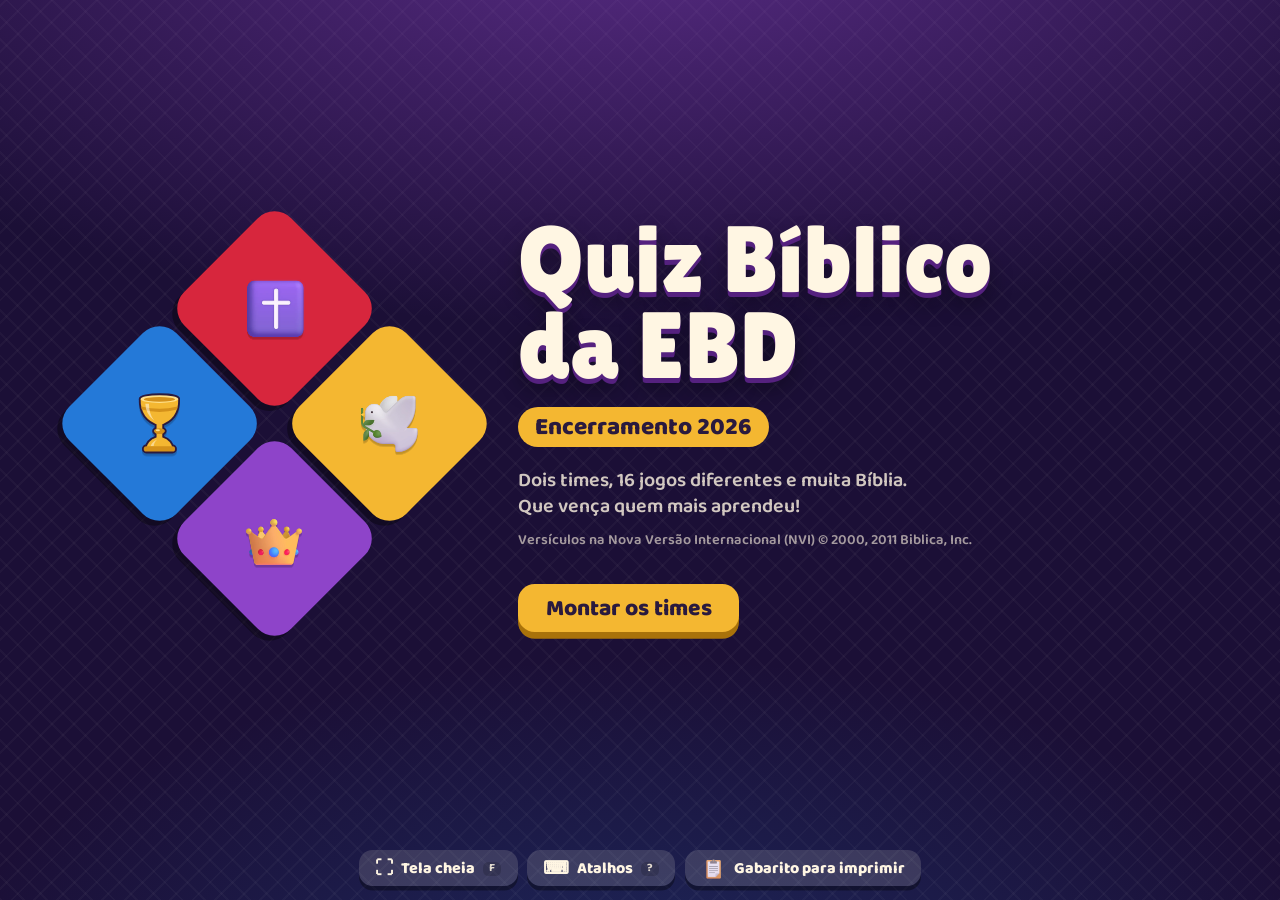
<file: index.html>
<!doctype html>
<html lang="pt-BR">
<head>
  <meta charset="utf-8">
  <meta name="viewport" content="width=device-width, initial-scale=1">
  <title>Quiz Bíblico da EBD</title>
  <link rel="stylesheet" href="css/fontes.css?v=20261119c">
  <link rel="stylesheet" href="css/estilo.css?v=20261119c">
</head>
<body data-tela="inicio">
  <div id="app">
    <header id="placar"></header>
    <main id="palco"></main>
    <footer id="bandeja"></footer>
  </div>
  <div id="sobre" hidden></div>
  <div id="avisos" aria-live="polite"></div>
  <canvas id="confete" aria-hidden="true"></canvas>

  <script src="js/emoji.js?v=20261119c"></script>
  <script src="js/dados.js?v=20261119c"></script>
  <script src="js/versoes.js?v=20261119c"></script>
  <script src="js/banco.js?v=20261119c"></script>
  <script src="js/arte.js?v=20261119c"></script>
  <script src="js/sons.js?v=20261119c"></script>
  <script src="js/musica.js?v=20261119c"></script>
  <script src="js/efeitos.js?v=20261119c"></script>
  <script src="js/jogo.js?v=20261119c"></script>
</body>
</html>
</file>
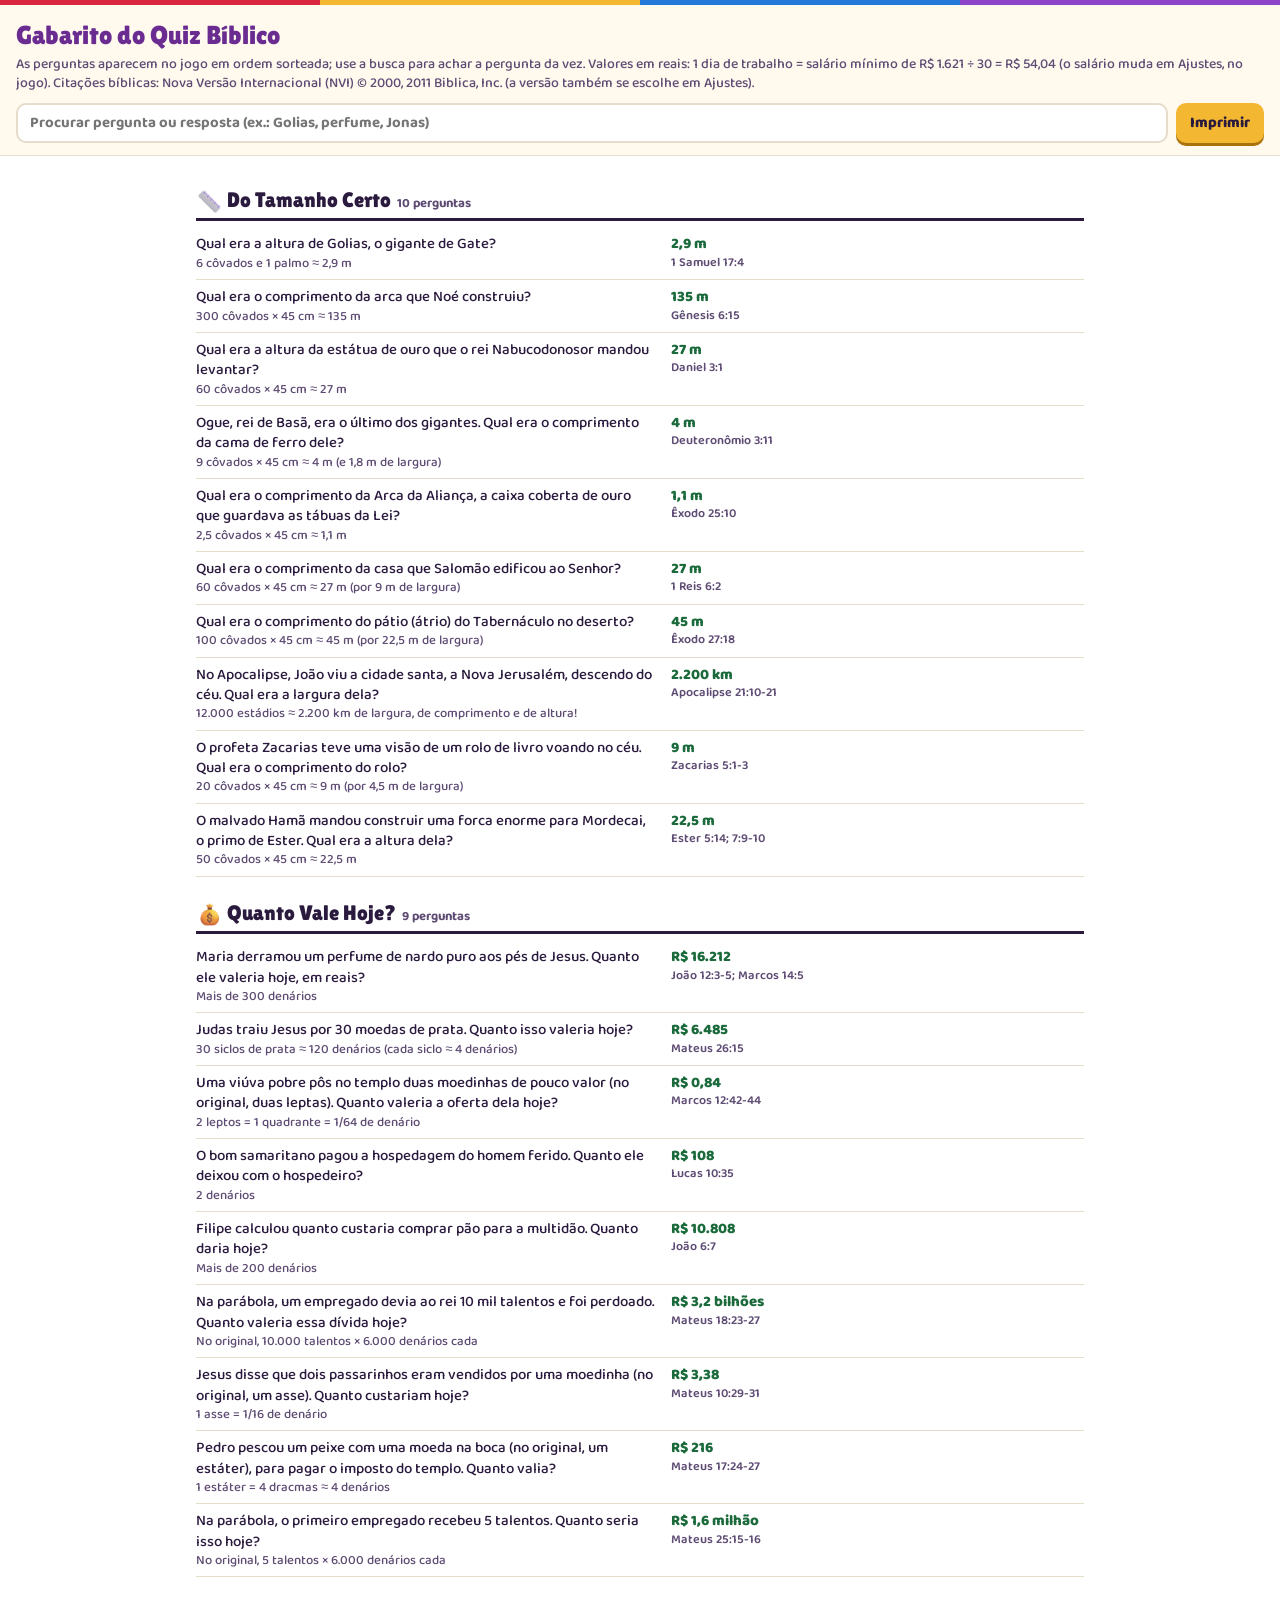
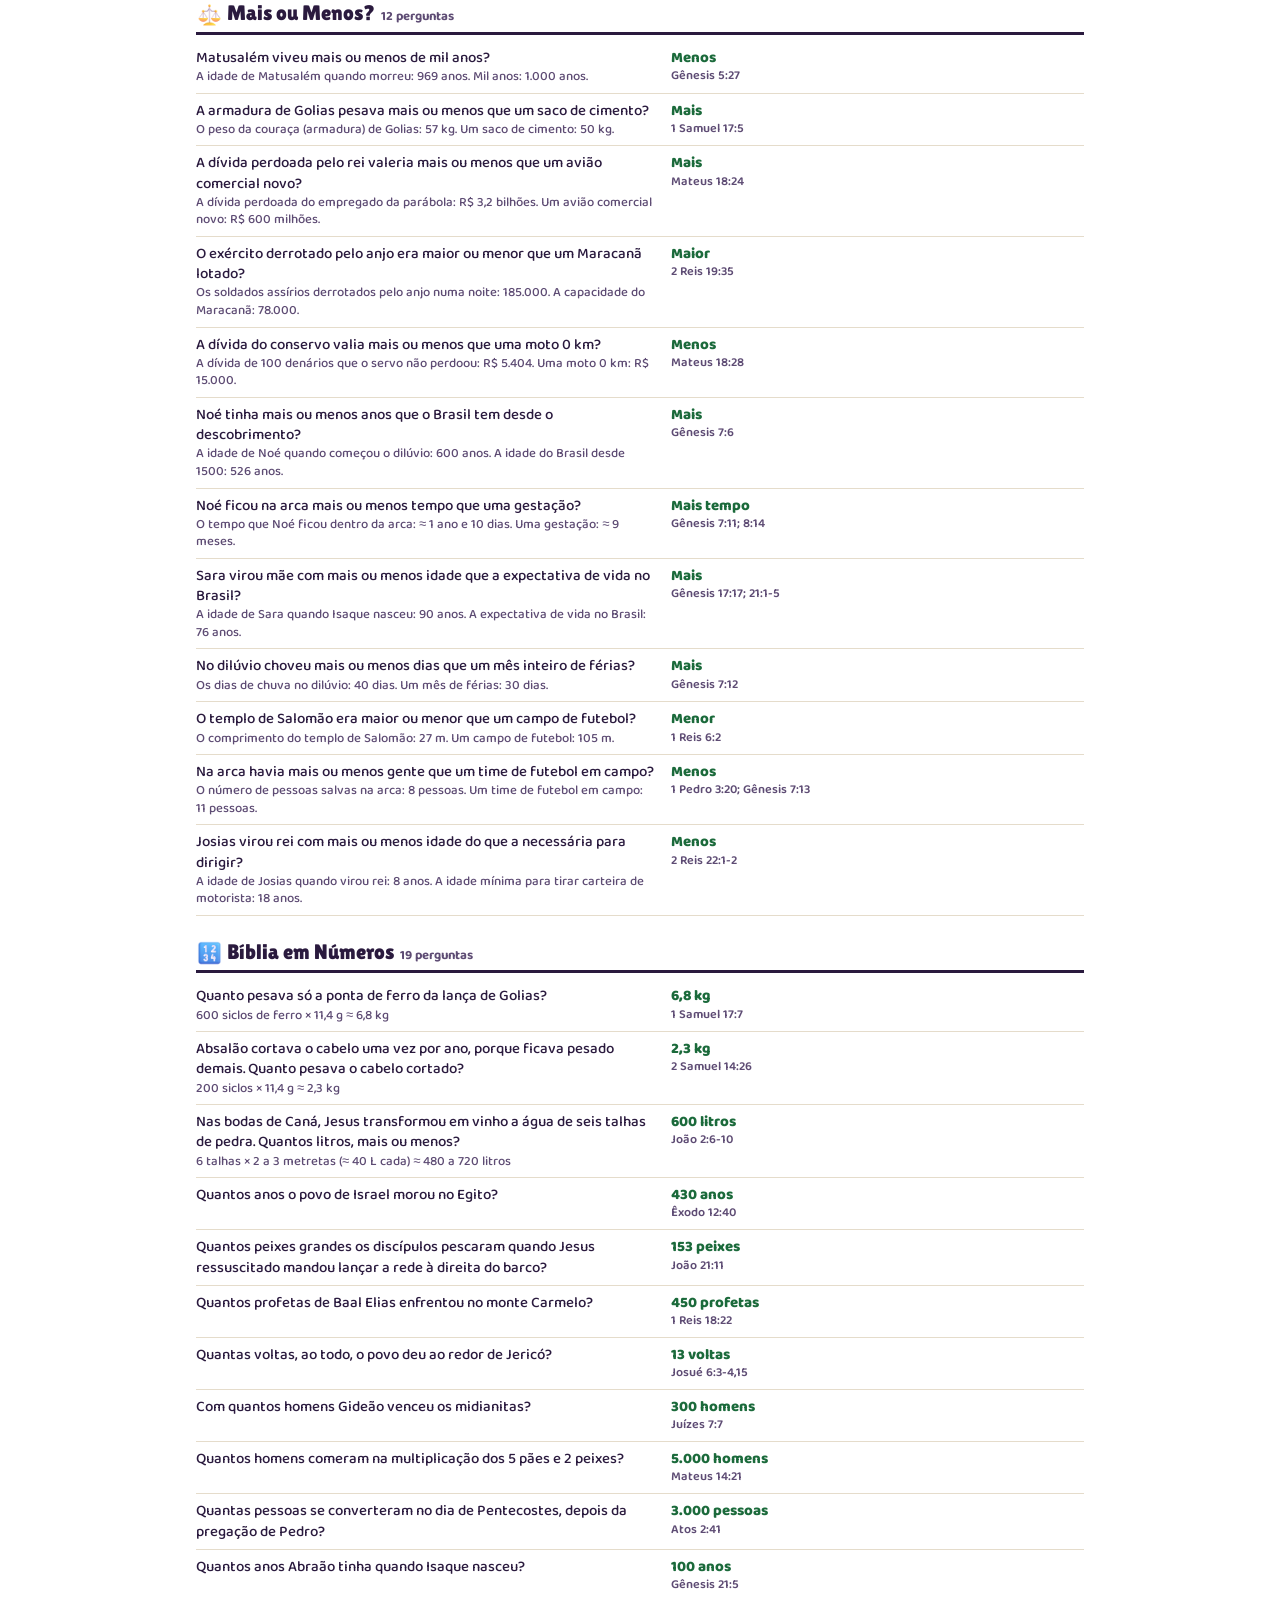
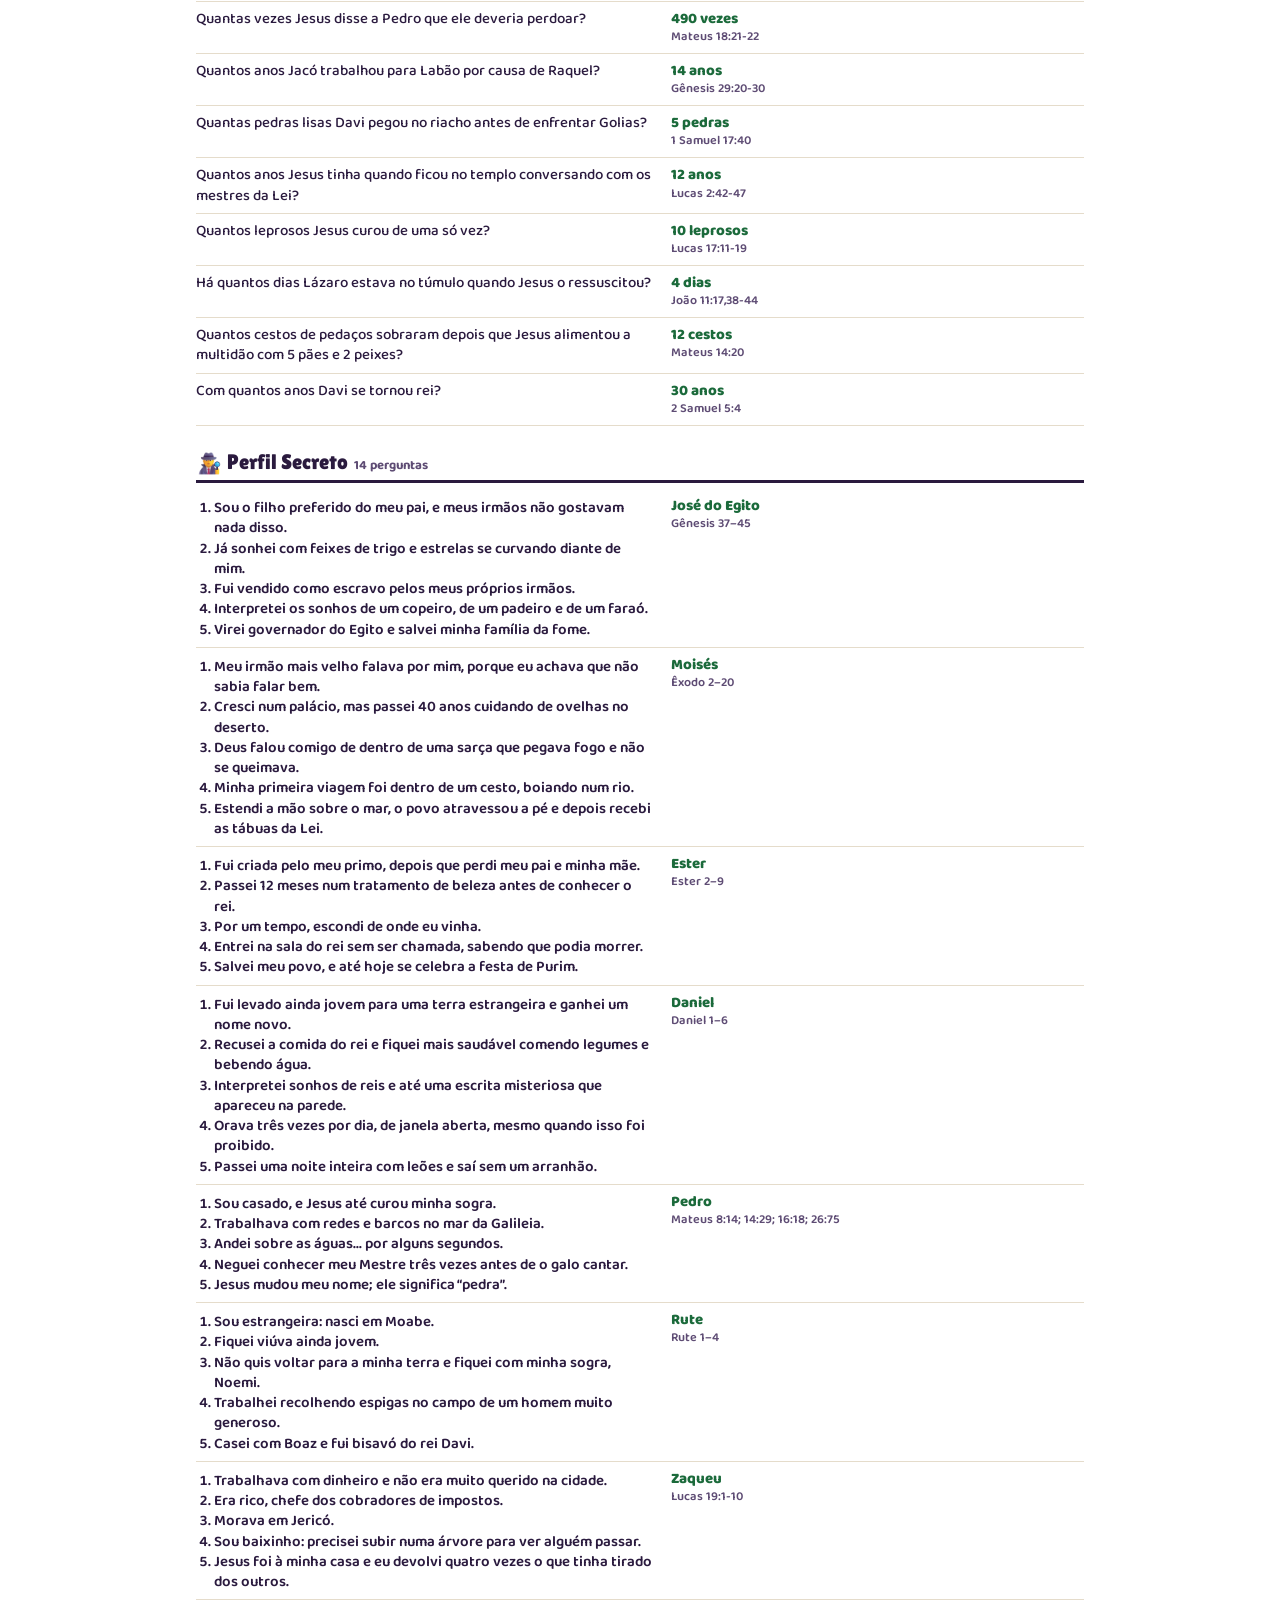
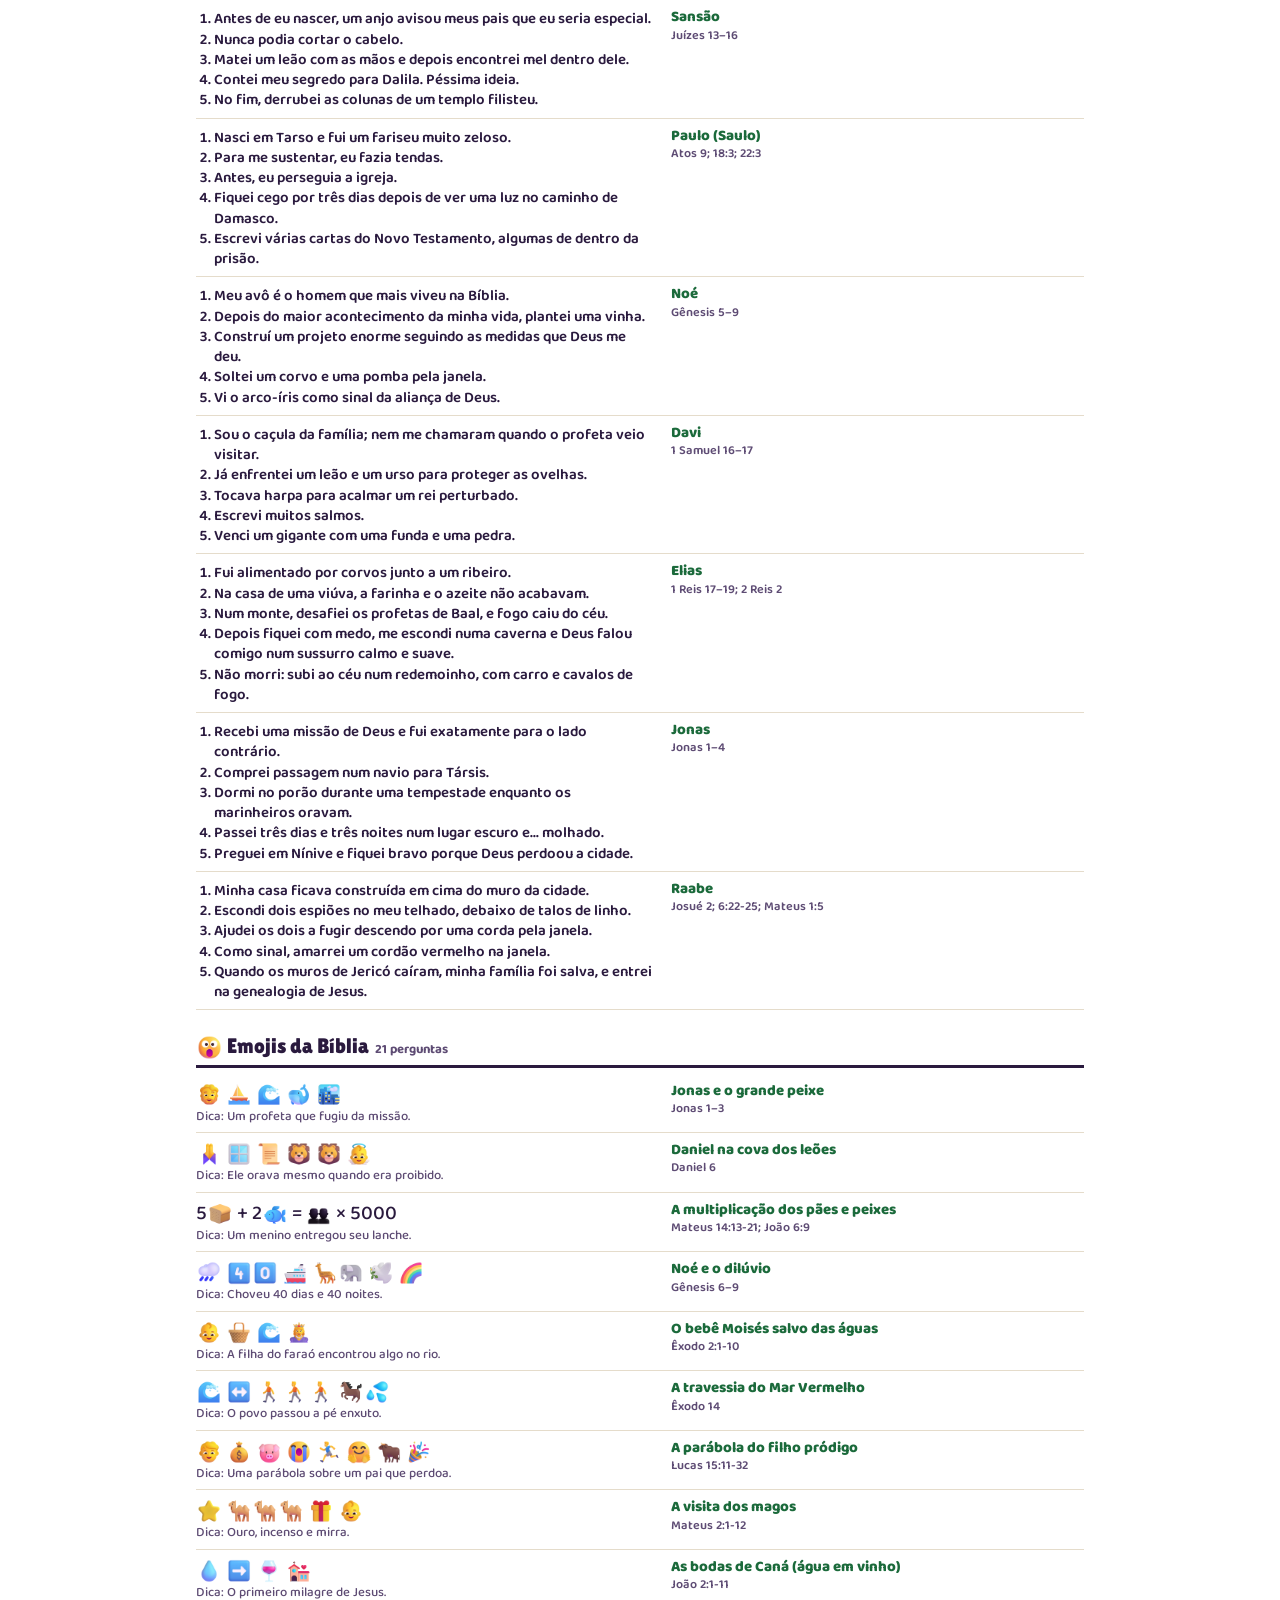
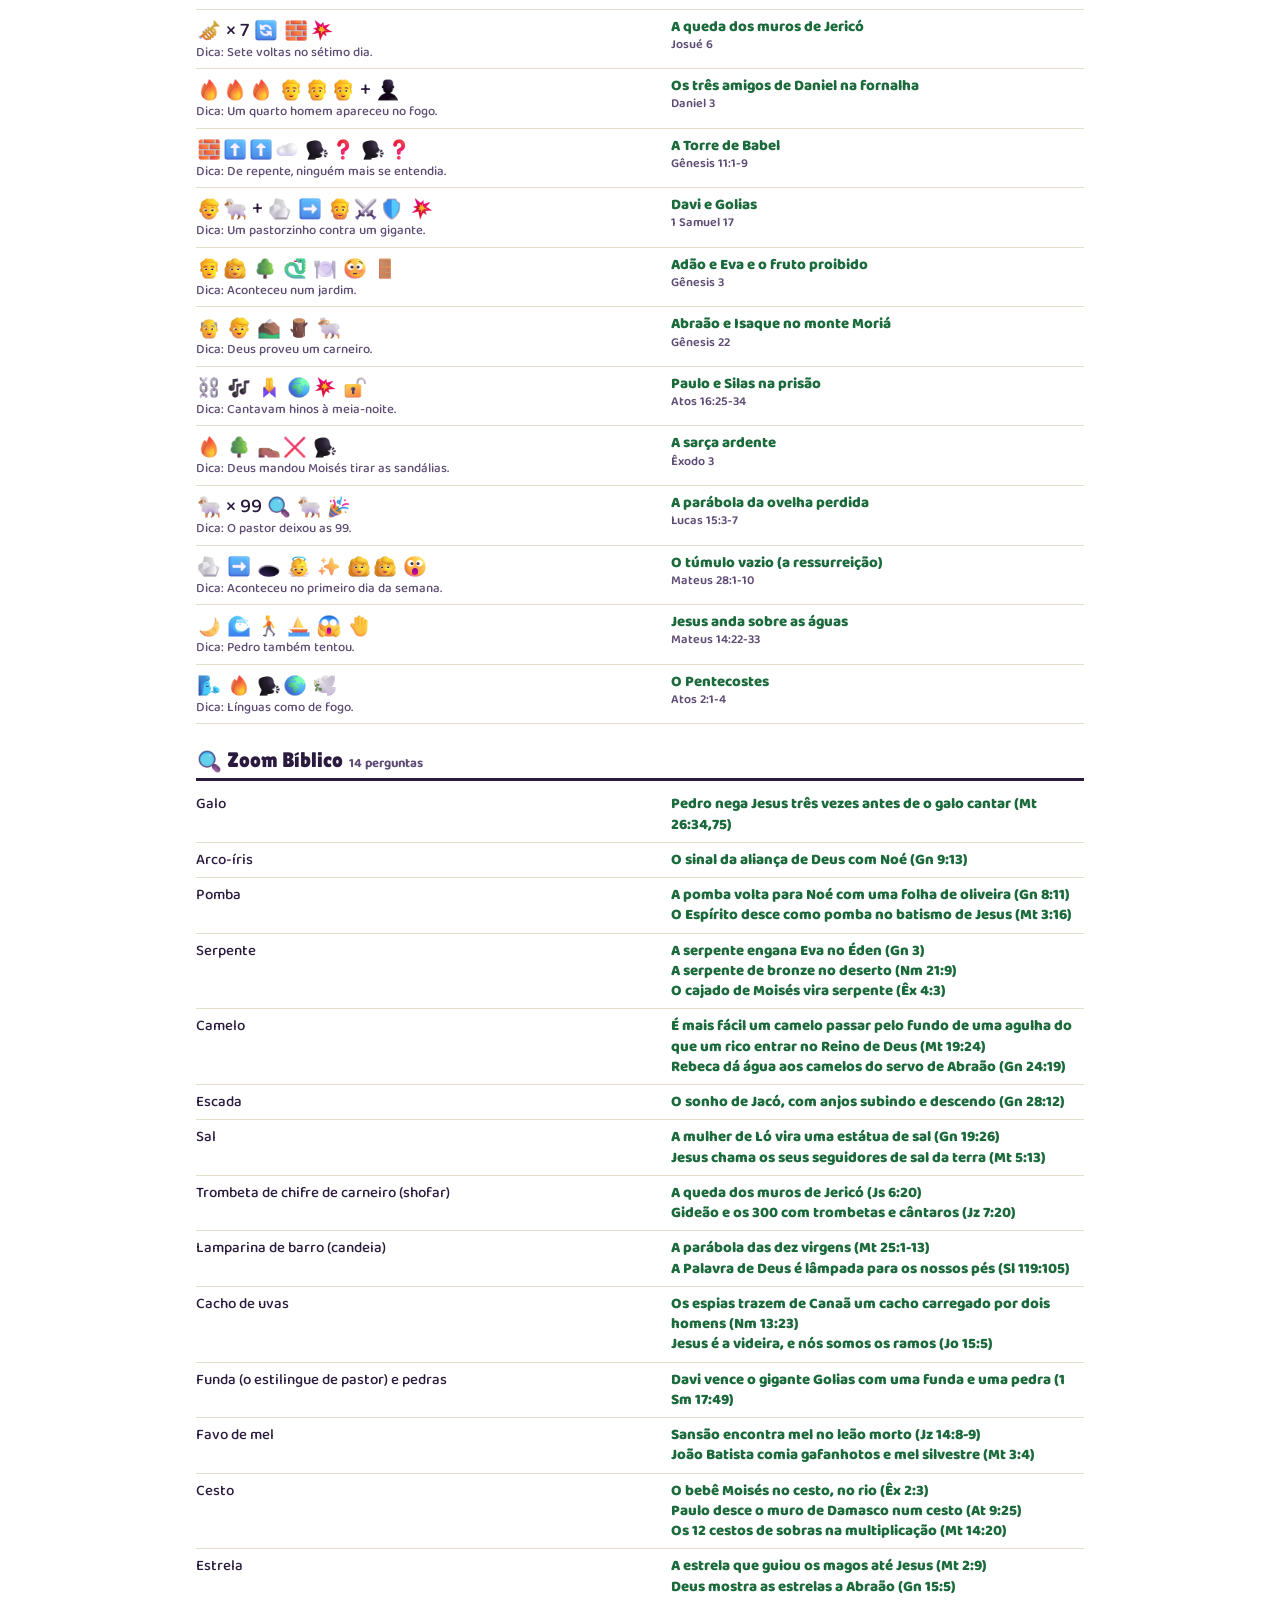
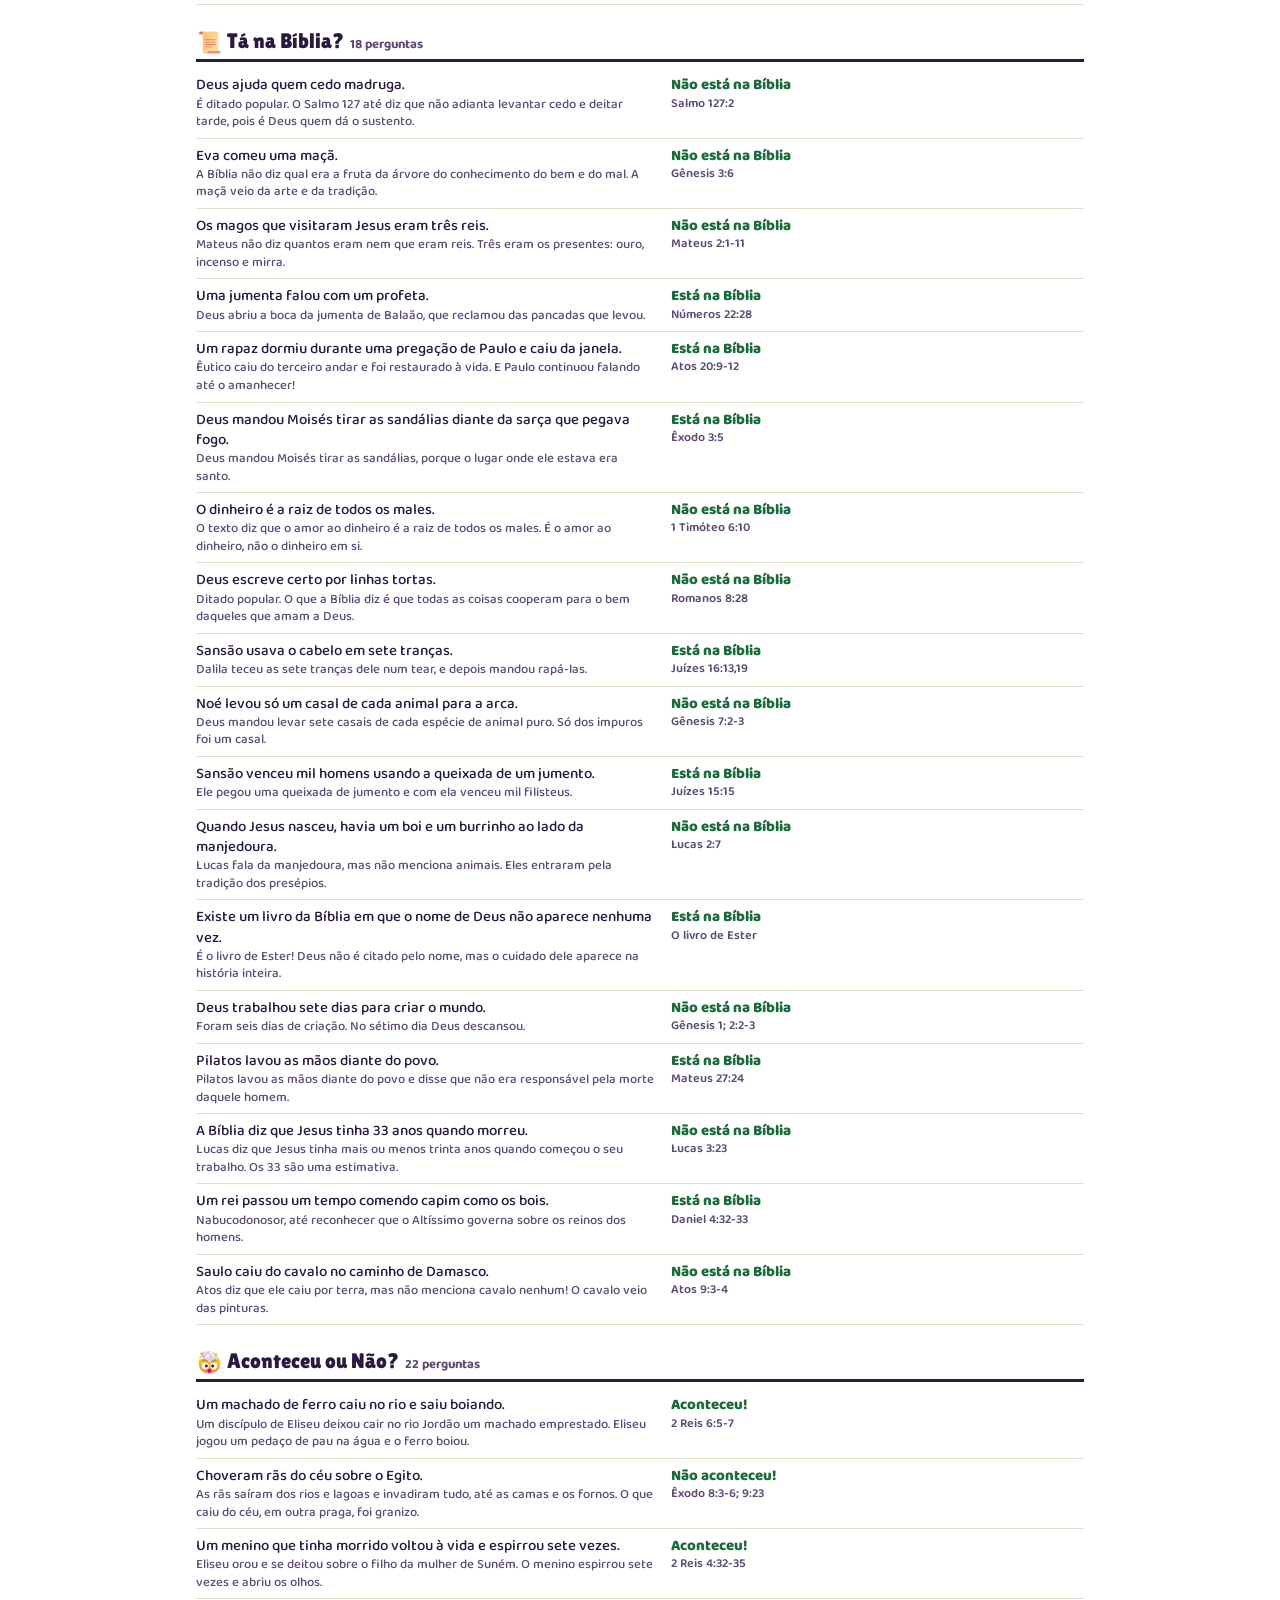
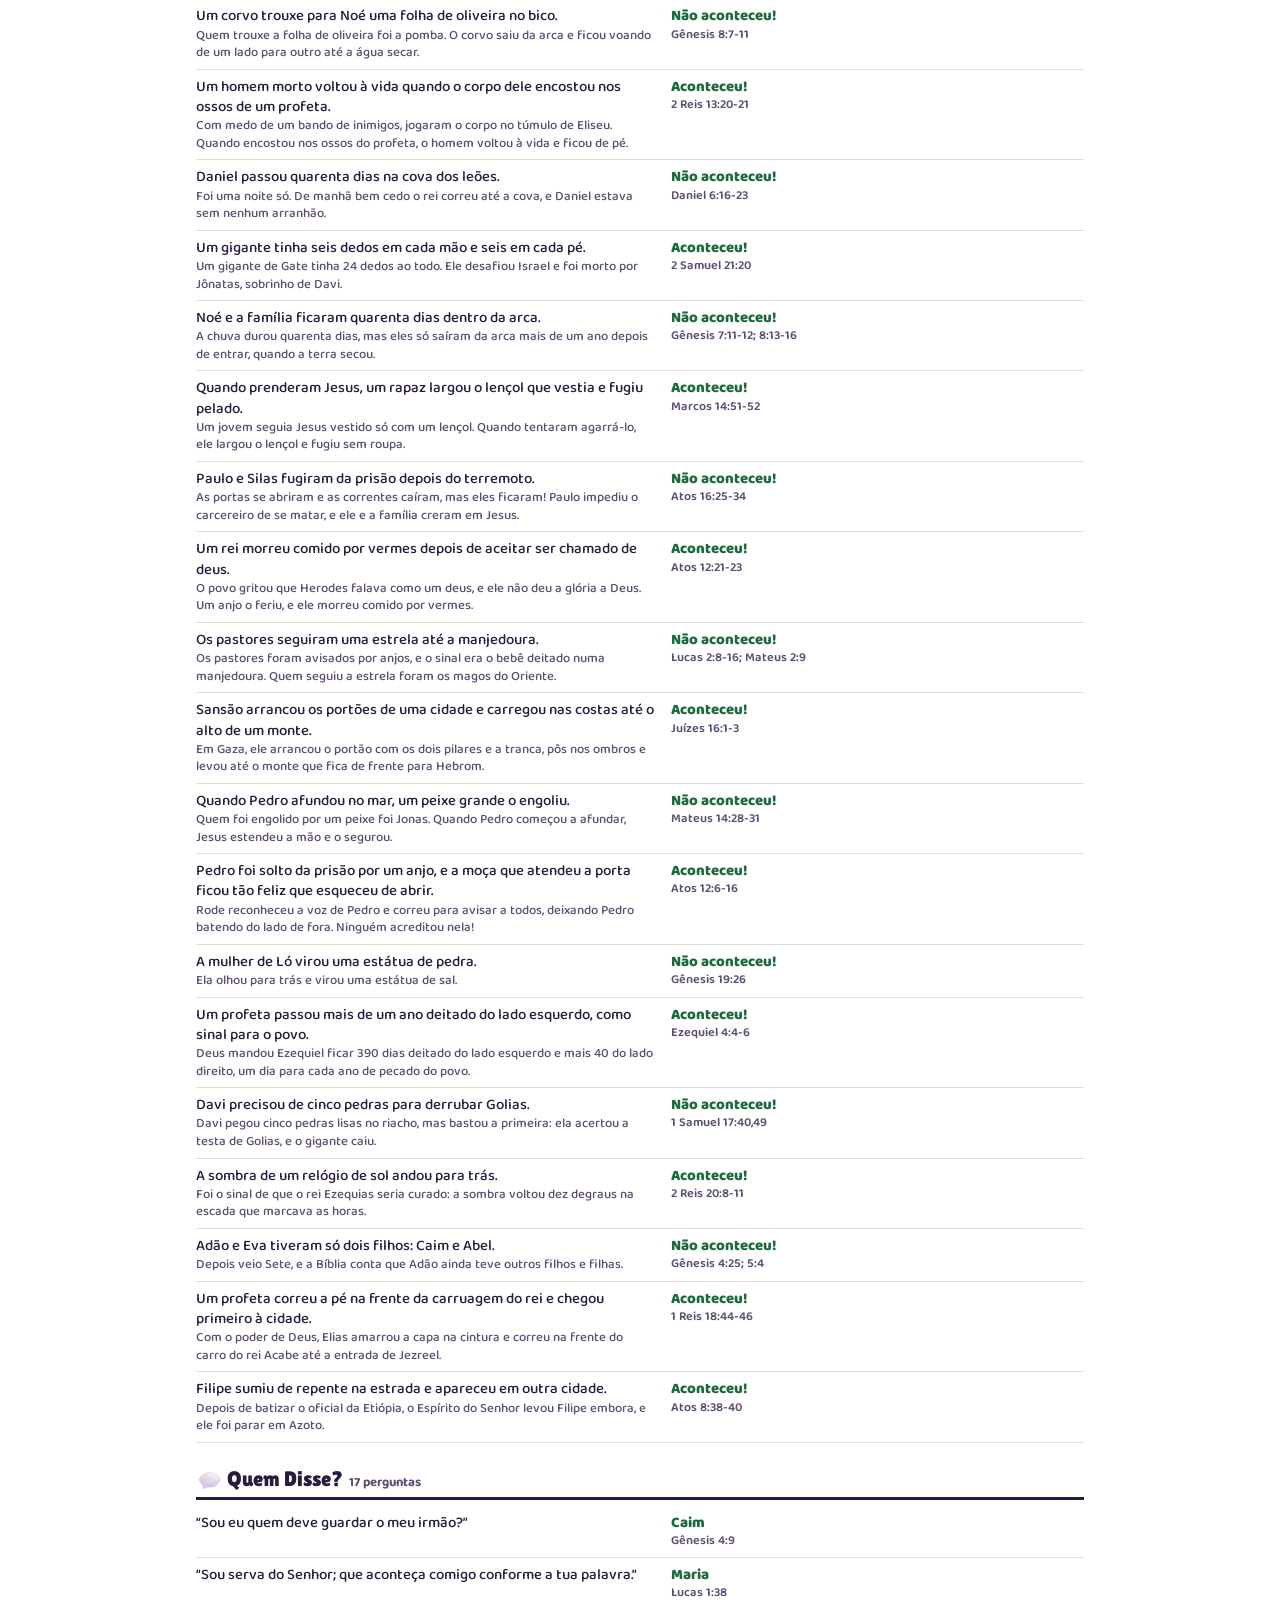
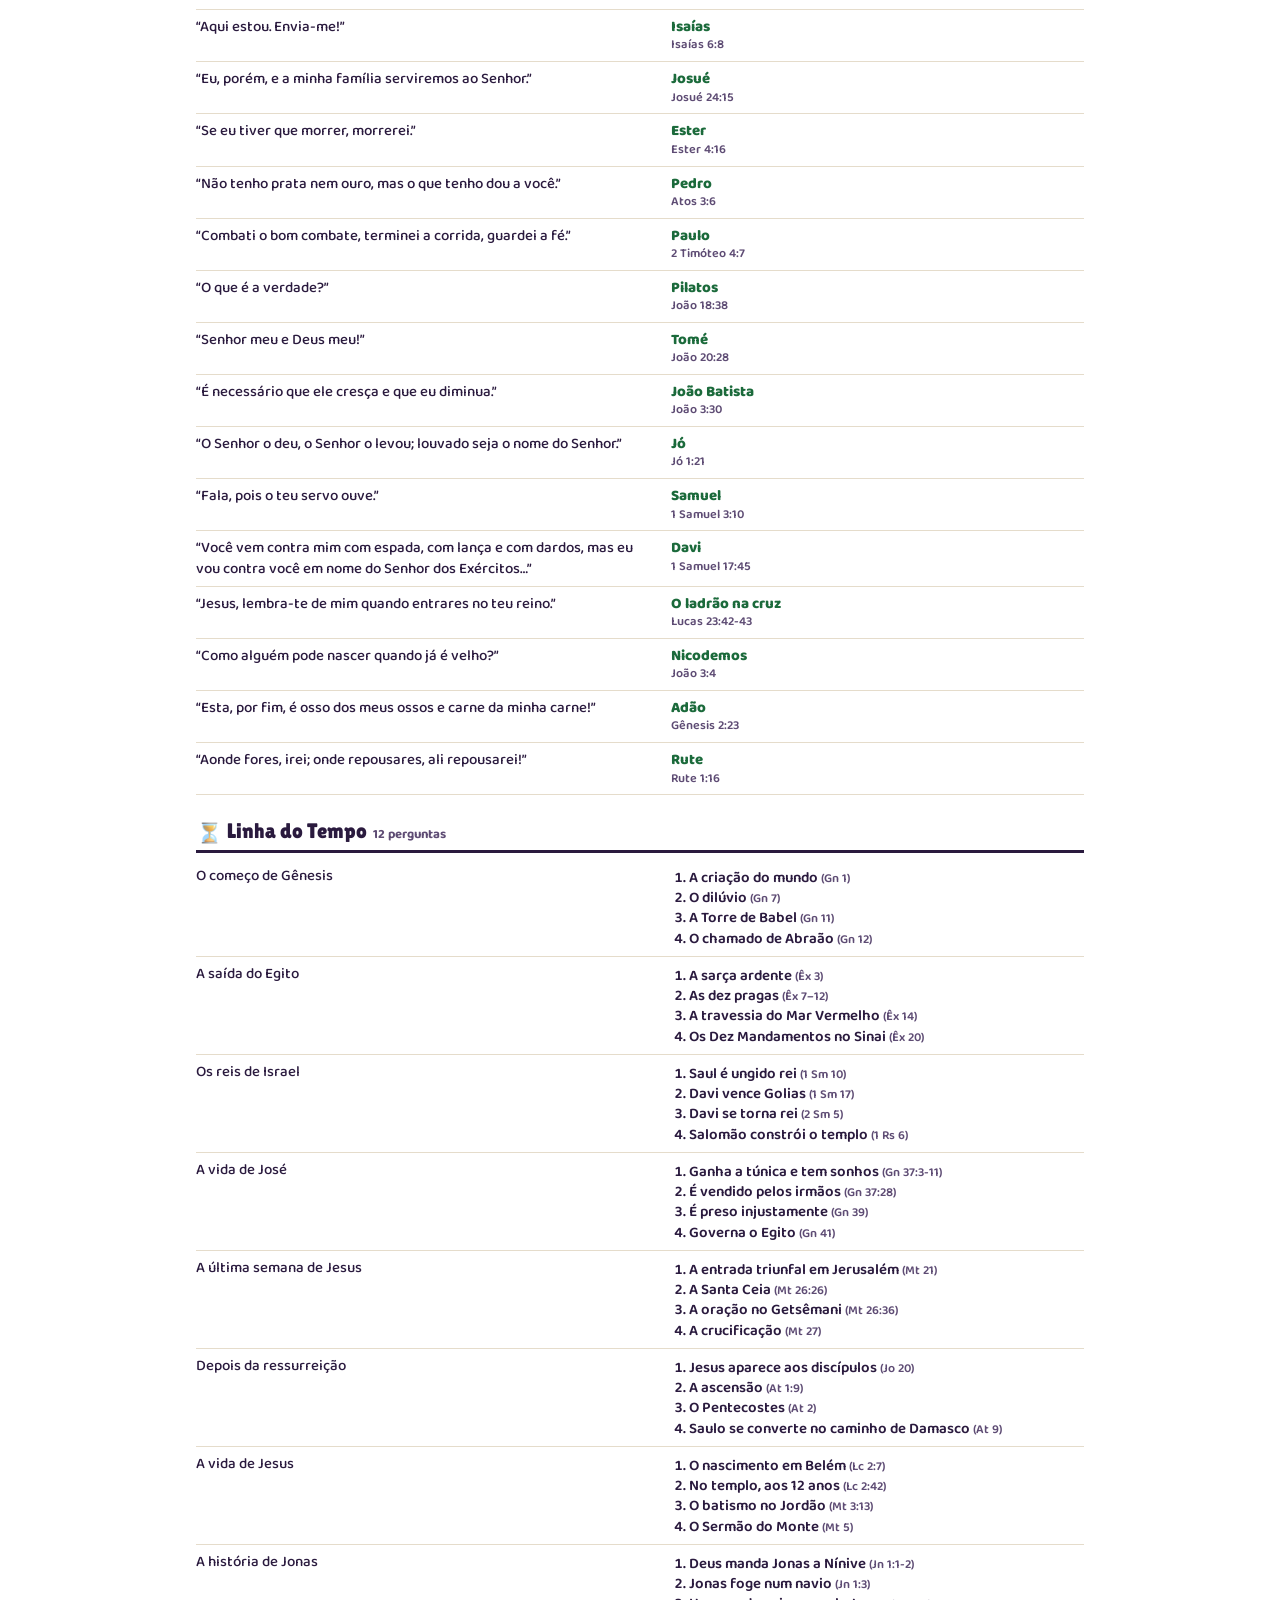
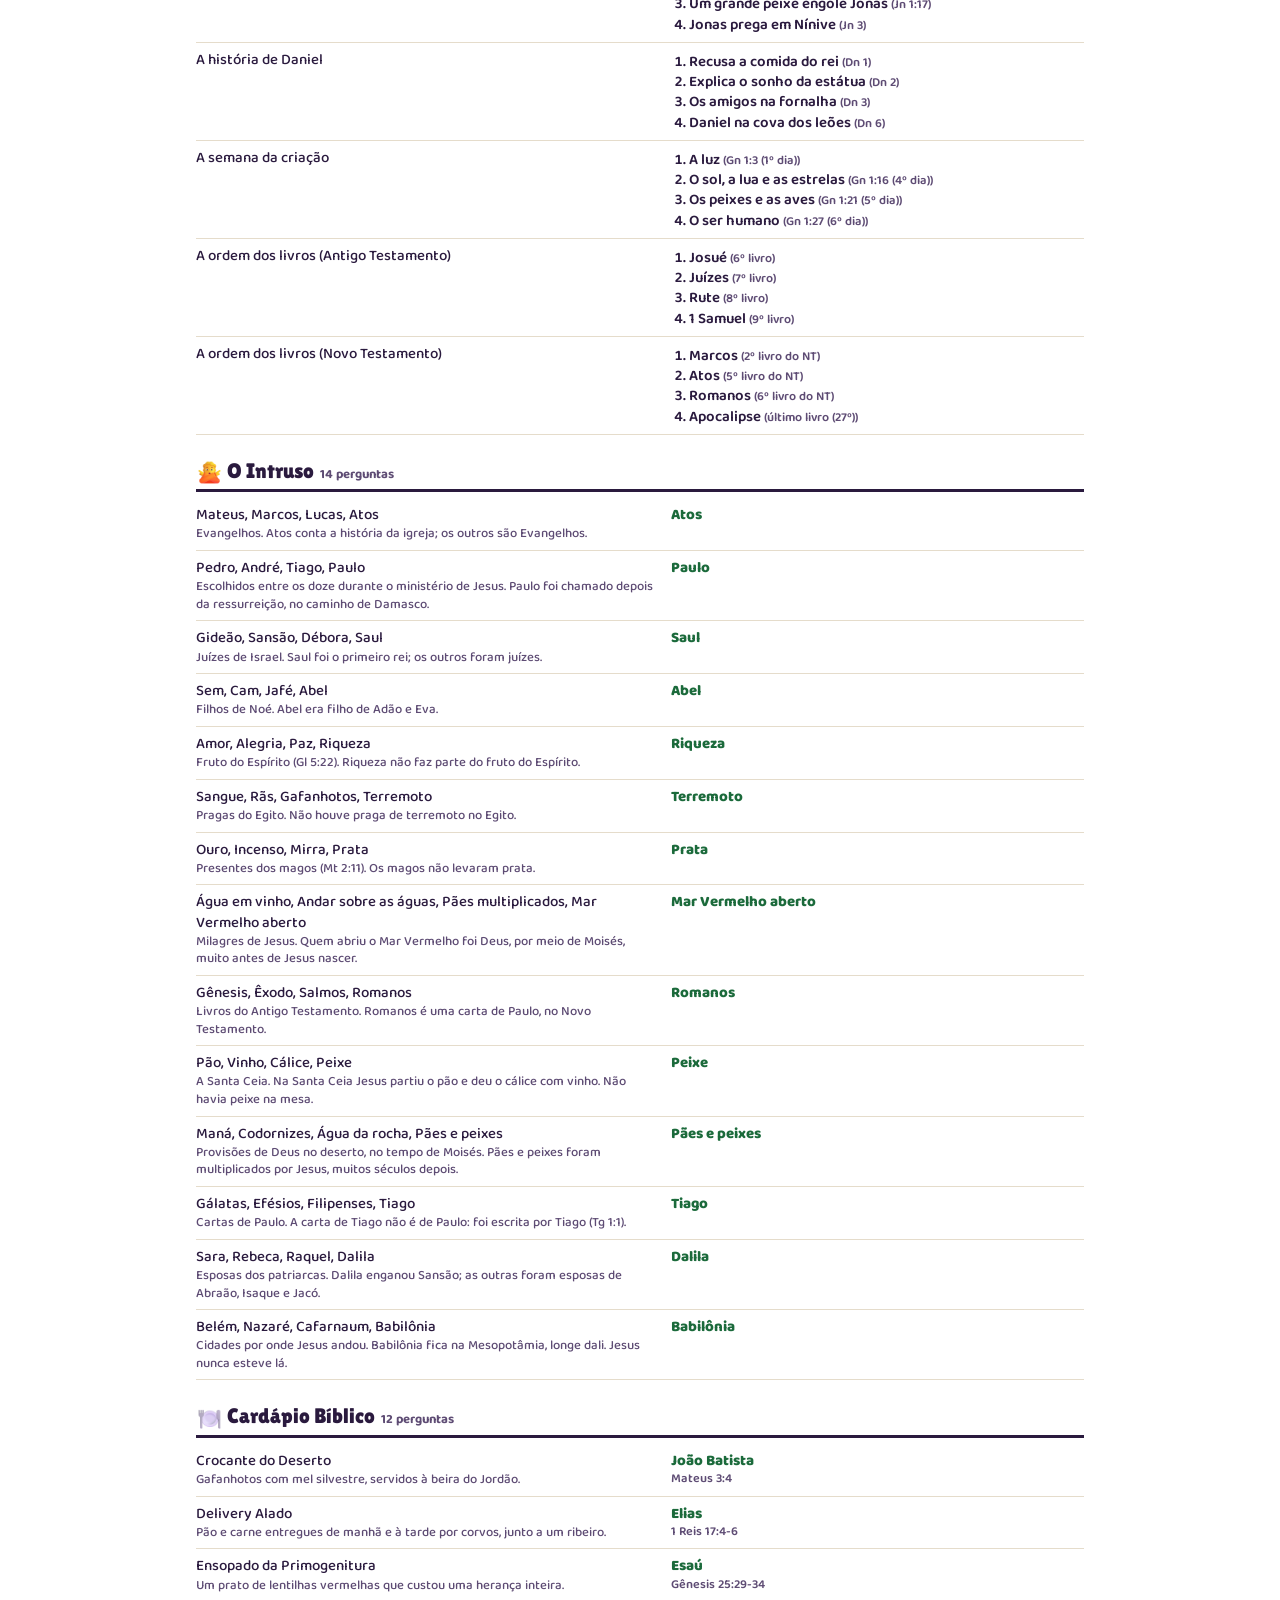
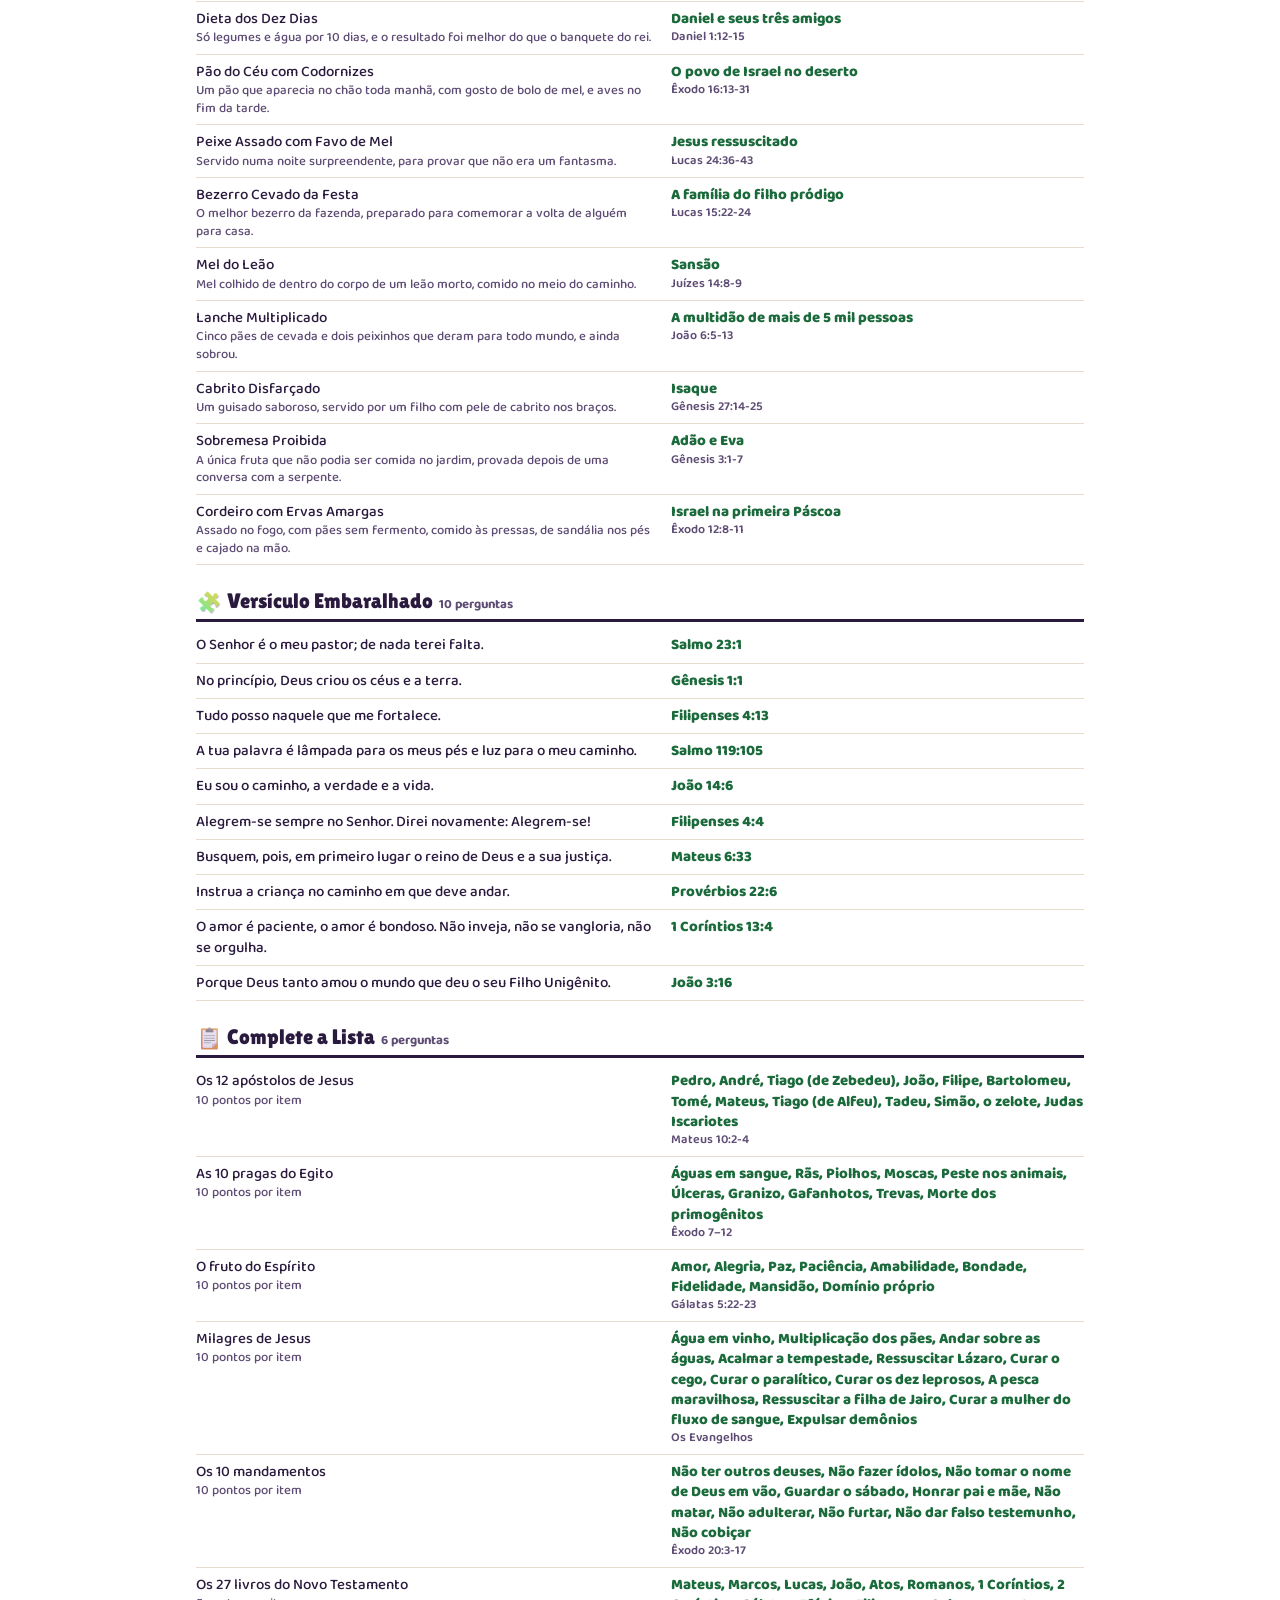
<file: gabarito.html>
<!doctype html>
<html lang="pt-BR">
<head>
  <meta charset="utf-8">
  <meta name="viewport" content="width=device-width, initial-scale=1">
  <title>Gabarito do Quiz Bíblico</title>
  <link rel="stylesheet" href="css/fontes.css?v=20261119c">
  <style>
    :root {
      --tinta: #2A1A3E;
      --tinta-2: #5E4C74;
      --linha: #E5DCCB;
      --fundo: #FFFFFF;
      --papel: #FFF9EE;
      --purpura: #6A2C91;
      --ok: #1B6A3B;
      --faixa: linear-gradient(90deg, #D7263D 0 25%, #F4B731 25% 50%, #2479D8 50% 75%, #8E44C9 75% 100%);
    }
    * { box-sizing: border-box; }
    body {
      margin: 0;
      background: var(--fundo);
      color: var(--tinta);
      font-family: 'Baloo 2', 'Segoe UI', sans-serif;
      font-weight: 500;
      font-size: 15px;
      line-height: 1.35;
    }
    header {
      position: sticky;
      top: 0;
      z-index: 2;
      background: var(--papel);
      border-bottom: 1px solid var(--linha);
      padding: 14px 16px 12px;
    }
    header::before { content: ''; position: absolute; inset: 0 0 auto 0; height: 5px; background: var(--faixa); }
    h1 { margin: 4px 0 2px; font-family: 'Lilita One', 'Arial Black', sans-serif; font-weight: 400; font-size: 26px; color: var(--purpura); }
    .sub { margin: 0; color: var(--tinta-2); font-size: 14px; }
    .ferramentas { display: flex; flex-wrap: wrap; gap: 8px; margin-top: 10px; }
    .ferramentas input {
      flex: 1 1 260px;
      min-width: 0;
      padding: 8px 12px;
      border: 2px solid var(--linha);
      border-radius: 10px;
      font: inherit;
      font-weight: 700;
      color: var(--tinta);
    }
    .ferramentas input:focus { outline: 0; border-color: var(--purpura); }
    .ferramentas button {
      padding: 8px 14px;
      border: 0;
      border-radius: 10px;
      background: #F4B731;
      color: var(--tinta);
      font: inherit;
      font-weight: 800;
      cursor: pointer;
      box-shadow: 0 3px 0 #A9720A;
    }
    main { max-width: 920px; margin: 0 auto; padding: 8px 16px 40px; }
    section { margin-top: 22px; }
    h2 {
      margin: 0 0 6px;
      padding-bottom: 4px;
      border-bottom: 3px solid var(--tinta);
      font-family: 'Lilita One', 'Arial Black', sans-serif;
      font-weight: 400;
      font-size: 21px;
      break-after: avoid;
    }
    h2 small { font-family: 'Baloo 2', sans-serif; font-weight: 700; font-size: 13px; color: var(--tinta-2); margin-left: 6px; }
    .item {
      display: grid;
      grid-template-columns: minmax(0, 1fr) minmax(0, 0.9fr);
      gap: 4px 16px;
      padding: 7px 0;
      border-bottom: 1px solid var(--linha);
      break-inside: avoid;
    }
    .q { min-width: 0; }
    .r { min-width: 0; font-weight: 800; color: var(--ok); }
    .ref { display: block; font-weight: 600; font-size: 12.5px; color: var(--tinta-2); }
    .det { display: block; font-weight: 500; font-size: 13px; color: var(--tinta-2); }
    ol.mini { margin: 2px 0 0; padding-left: 18px; font-weight: 600; color: var(--tinta); }
    .vazio { margin-top: 30px; text-align: center; color: var(--tinta-2); }
    [hidden] { display: none !important; }

    @media (max-width: 620px) {
      .item { grid-template-columns: 1fr; }
    }
    @media print {
      @page { size: A4; margin: 12mm; }
      header { position: static; background: none; border: 0; padding: 0 0 6px; }
      header::before { position: static; display: block; height: 4px; margin-bottom: 6px; }
      .ferramentas { display: none; }
      main { max-width: none; padding: 0; }
      body { font-size: 10.5pt; }
      h2 { font-size: 14pt; }
      .item { padding: 4px 0; }
      section { margin-top: 12px; }
    }
  .sua { display: inline-block; padding: 0 6px; border-radius: 99px; background: #2479D8; color: #fff; font-size: 11px; font-weight: 800; vertical-align: 1px; }
  img.emoji { height: 1.18em; width: 1.18em; margin: -0.09em 0.06em; vertical-align: -0.24em; }
  </style>
</head>
<body>
  <header>
    <h1>Gabarito do Quiz Bíblico</h1>
    <p class="sub" id="sub"></p>
    <div class="ferramentas">
      <input id="busca" type="search" placeholder="Procurar pergunta ou resposta (ex.: Golias, perfume, Jonas)" autocomplete="off" aria-label="Procurar no gabarito">
      <button type="button" id="imprimir">Imprimir</button>
    </div>
  </header>
  <main id="lista"></main>
  <p class="vazio" id="vazio" hidden>Nada encontrado com essa busca.</p>

  <script src="js/emoji.js?v=20261119c"></script>
  <script src="js/dados.js?v=20261119c"></script>
  <script src="js/versoes.js?v=20261119c"></script>
  <script src="js/banco.js?v=20261119c"></script>
  <script>
  (function () {
    'use strict';
    const Q = window.QUIZ;

    /* mesmo valor usado no jogo: 1 dia de trabalho = salário mínimo ÷ 30 (Ajustes) */
    let salario = 1621;
    Versoes.aplicar('nvi');   /* padrão do jogo */
    try {
      const salvo = JSON.parse(localStorage.getItem('quiz-ebd-v1') || 'null');
      if (salvo && salvo.salario > 0) salario = salvo.salario;
      /* mesma versão da Bíblia escolhida nos Ajustes do jogo */
      if (salvo && salvo.versao && salvo.versaoEscolhida) Versoes.aplicar(salvo.versao);
    } catch (e) { /* sem jogo salvo */ }
    const diaria = Math.ceil(Math.round(salario / 30 * 1e6) / 1e4) / 100;

    const esc = s => String(s).replace(/[&<>"]/g, c => ({ '&': '&amp;', '<': '&lt;', '>': '&gt;', '"': '&quot;' }[c]));
    const num = (v, casas) => v.toLocaleString('pt-BR', { maximumFractionDigits: casas != null ? casas : (Math.abs(v) >= 100 ? 0 : Math.abs(v) >= 10 ? 1 : 2) });
    function brl(v) {
      if (v >= 1e9) return `R$ ${num(v / 1e9, 1)} ${v >= 2e9 ? 'bilhões' : 'bilhão'}`;
      if (v >= 1e6) return `R$ ${num(v / 1e6, 1)} ${v >= 2e6 ? 'milhões' : 'milhão'}`;
      if (v < 100 && Math.abs(v - Math.round(v)) > 0.004) return 'R$ ' + v.toLocaleString('pt-BR', { minimumFractionDigits: 2, maximumFractionDigits: 2 });
      return 'R$ ' + Math.round(v).toLocaleString('pt-BR');
    }
    const unidade = (v, un) => un === 'R$' ? brl(v) : `${num(v)}${un ? ' ' + (un === 't' ? 'toneladas' : un === 'L' ? 'litros' : un) : ''}`;

    function item(pergunta, resposta, ref, detalhe) {
      return `<div class="item"><div class="q">${pergunta}${detalhe ? `<span class="det">${detalhe}</span>` : ''}</div>` +
        `<div class="r">${resposta}${ref ? `<span class="ref">${esc(ref)}</span>` : ''}</div></div>`;
    }

    /* uma linha de gabarito para cada tipo de jogo */
    const LINHA = {
      estimativa(m, q) {
        if (m.visual === 'dinheiro') {
          return item(esc(q.pergunta), brl(q.denarios * diaria), q.versiculo, esc(q.conta));
        }
        return item(esc(q.pergunta), unidade(q.resposta, q.unidade), q.versiculo, q.conta ? esc(q.conta) : '');
      },
      maioumenor(m, q) {
        const vb = q.denarios != null ? q.denarios * diaria : q.valor;
        const ub = q.denarios != null ? 'R$' : q.unidade;
        const certa = vb > q.mod.valor ? q.rotulos[0] : q.rotulos[1];
        const valB = q.mostra || unidade(vb, ub), valM = q.mod.mostra || unidade(q.mod.valor, q.mod.unidade);
        return item(esc(q.pergunta), esc(certa), q.versiculo, `${esc(q.bib)}: ${valB}. ${esc(q.mod.texto)}: ${valM}.`);
      },
      pistas(m, q) {
        return item(`<ol class="mini">${q.pistas.map(p => `<li>${esc(p)}</li>`).join('')}</ol>`, esc(q.nome), q.versiculo);
      },
      emoji(m, q) { return item(`<span style="font-size:20px">${q.emojis}</span>`, esc(q.resposta), q.versiculo, `Dica: ${esc(q.dica)}`); },
      zoom(m, q) { return item(esc(q.objeto), q.historias.map(esc).join('<br>'), ''); },
      verdadeiro(m, q) {
        const r = m.rotulos ? (q.resposta ? m.rotulos.certo : m.rotulos.errado) : (q.resposta ? 'Está na Bíblia' : 'Não está na Bíblia');
        return item(esc(q.frase), esc(r), q.versiculo, esc(q.explicacao));
      },
      escolha(m, q) { return item(`“${esc(q.frase)}”`, esc(q.opcoes[0]), q.versiculo); },
      ordem(m, q) { return item(esc(q.titulo), `<ol class="mini">${q.eventos.map(e => `<li>${esc(e.texto)} ${e.ref ? `<span class="ref" style="display:inline">(${esc(e.ref)})</span>` : ''}</li>`).join('')}</ol>`, ''); },
      intruso(m, q) { return item(q.itens.map(esc).join(', '), esc(q.itens[3]), '', `${esc(q.grupo)}. ${esc(q.explicacao)}`); },
      cardapio(m, q) { return item(`${esc(q.prato)}<span class="det">${esc(q.descricao)}</span>`, esc(q.opcoes[0]), q.versiculo); },
      embaralhado(m, q) { return item(esc(q.texto), esc(q.versiculo), ''); },
      lista(m, q) { return item(`${esc(q.titulo)} <span class="det">${q.pontos || m.pontos} pontos por item</span>`, q.itens.map(i => esc(i.nome)).join(', '), q.versiculo); },
      relampago(m, q) { return item(esc(q.titulo), `<ol class="mini">${q.itens.map(([p, r]) => `<li><span style="font-weight:600;color:var(--tinta)">${esc(p)}</span> ${esc(r)}</li>`).join('')}</ol>`, ''); }
    };

    /* perguntas desligadas em Ajustes → Perguntas ficam fora; as criadas ganham a marca "sua" */
    const marca = (q, html) => q._nova ? html.replace('<div class="q">', '<div class="q"><span class="sua">sua</span> ') : html;
    const blocos = Q.modulos.map(m => {
      const ps = m.perguntas.filter(q => !q._off);
      const linhas = ps.map(q => marca(q, LINHA[m.tipo](m, q))).join('');
      return `<section><h2>${m.icone} ${esc(m.nome)}<small>${ps.length} ${ps.length === 1 ? 'pergunta' : 'perguntas'}</small></h2>${linhas}</section>`;
    });
    const finais = Q.final.filter(f => !f._off);
    blocos.push(`<section><h2>🏆 Aposta Final<small>${finais.length} temas</small></h2>${finais.map(f => marca(f, item(`<b>${esc(f.tema)}</b><br>${esc(f.pergunta)}`, esc(f.resposta), f.versiculo))).join('')}</section>`);
    document.getElementById('lista').innerHTML = blocos.join('');
    document.getElementById('sub').textContent =
      `As perguntas aparecem no jogo em ordem sorteada; use a busca para achar a pergunta da vez. ` +
      `Valores em reais: 1 dia de trabalho = salário mínimo de ${brl(salario)} ÷ 30 = ${brl(diaria)} (o salário muda em Ajustes, no jogo). ` +
      `Citações bíblicas: ${Versoes.credito()} (a versão também se escolhe em Ajustes).`;

    /* busca: ignora acentos e maiúsculas, esconde o que não combina */
    const norm = s => s.toLowerCase().normalize('NFD').replace(/[̀-ͯ]/g, '');
    const itens = Array.from(document.querySelectorAll('.item'));
    itens.forEach(el => { el.dataset.txt = norm(el.textContent); });
    const secoes = Array.from(document.querySelectorAll('section'));
    document.getElementById('busca').addEventListener('input', e => {
      const t = norm(e.target.value.trim());
      let algum = false;
      itens.forEach(el => { const ok = !t || el.dataset.txt.includes(t); el.hidden = !ok; if (ok) algum = true; });
      secoes.forEach(s => { s.hidden = !s.querySelector('.item:not([hidden])'); });
      document.getElementById('vazio').hidden = algum;
    });
    document.getElementById('imprimir').addEventListener('click', () => {
      const b = document.getElementById('busca');
      if (b.value) { b.value = ''; b.dispatchEvent(new Event('input')); }
      window.print();
    });
  })();
  </script>
</body>
</html>
</file>
<file: css/fontes.css>
/* Fontes embutidas no próprio CSS: funcionam sem internet e abrindo o index.html com dois cliques.
 * Lilita One (Juan Montoreano) e Baloo 2 (Ek Type), licença SIL Open Font License 1.1.
 * Os arquivos originais estão na pasta fonts/. */
@font-face {
  font-family: "Lilita One";
  font-style: normal;
  font-weight: 400;
  font-display: block;
  src: url([data-uri]) format("woff2");
}
@font-face {
  font-family: "Baloo 2";
  font-style: normal;
  font-weight: 400 800;
  font-display: block;
  src: url([data-uri]) format("woff2");
}
</file>
<file: css/estilo.css>
/* ==========================================================================
   Quiz Bíblico da EBD
   Paleta: as cores do Tabernáculo (Êx 26:1), que são também as quatro cores
   do Evangelho Quadrangular: carmesim, ouro, azul e púrpura, sobre linho.
   ========================================================================== */

:root {
  --noite: #1B0F36;
  --noite-2: #2A1754;
  --noite-3: #3B2272;
  --carmesim: #D7263D;  --carmesim-esc: #8E1426;
  --ouro: #F4B731;      --ouro-esc: #A9720A;
  --azul: #2479D8;      --azul-esc: #124A8C;
  --purpura: #8E44C9;   --purpura-esc: #55217F;
  --linho: #FFF6E3;     --linho-2: #F2E4C4;  --linho-3: #E5D2A8;
  --tinta: #2A1A3E;     --tinta-2: #5E4C74;
  --ok: #2E9E5B;        --ok-esc: #1B6A3B;
  --meio: #E98A1B;      --meio-esc: #9A5508;

  --f-display: 'Lilita One', 'Segoe UI Black', 'Arial Black', sans-serif;
  --f-texto: 'Baloo 2', 'Segoe UI', 'Trebuchet MS', sans-serif;

  --faixa: linear-gradient(90deg, var(--carmesim) 0 25%, var(--ouro) 25% 50%, var(--azul) 50% 75%, var(--purpura) 75% 100%);
  /* faixas grandes (vinheta e campeão): dourado de troféu */
  --faixa-suave: linear-gradient(180deg, #FFE08A 0%, var(--ouro) 45%, #C98A10 100%);
}

* { box-sizing: border-box; }

/* emojis Fluent (js/emoji.js): imagem do tamanho da letra, iguais em todo aparelho */
img.emoji { height: 1.18em; width: 1.18em; margin: -0.09em 0.08em; vertical-align: -0.24em; display: inline-block; pointer-events: none; user-select: none; -webkit-user-drag: none; }

html {
  font-size: clamp(12px, calc(1.05vmin + 0.45vw), 30px);
}

body {
  margin: 0;
  height: 100vh;
  height: 100dvh;
  overflow: hidden;
  color: var(--linho);
  font-family: var(--f-texto);
  font-weight: 600;
  line-height: 1.3;
  background-color: var(--noite);
  background-image:
    radial-gradient(120% 75% at 50% -10%, rgba(142, 68, 201, 0.55), transparent 62%),
    radial-gradient(80% 60% at 50% 115%, rgba(36, 121, 216, 0.25), transparent 70%),
    repeating-linear-gradient(45deg, rgba(255, 246, 227, 0.03) 0 2px, transparent 2px 16px),
    repeating-linear-gradient(-45deg, rgba(255, 246, 227, 0.03) 0 2px, transparent 2px 16px);
  -webkit-font-smoothing: antialiased;
}

button { font: inherit; color: inherit; }
input, select { font: inherit; }
[hidden] { display: none !important; }

:focus-visible {
  outline: 0.22rem solid var(--ouro);
  outline-offset: 0.18rem;
}

#app {
  height: 100%;
  display: grid;
  grid-template-rows: auto minmax(0, 1fr) auto;
}
#placar { grid-row: 1; }
#palco { grid-row: 2; }
#bandeja { grid-row: 3; }

/* --------------------------------------------------------------- botões */

.btn {
  --b: rgba(255, 246, 227, 0.14);
  --b-esc: rgba(0, 0, 0, 0.35);
  --b-txt: var(--linho);
  display: inline-flex;
  align-items: center;
  gap: 0.5rem;
  border: 0;
  border-radius: 0.9rem;
  padding: 0.55rem 1.1rem 0.5rem;
  background: var(--b);
  color: var(--b-txt);
  font-weight: 800;
  font-size: 1.05rem;
  line-height: 1.1;
  cursor: pointer;
  box-shadow: 0 0.3rem 0 var(--b-esc);
  transition: transform 0.08s, box-shadow 0.08s, filter 0.15s;
  white-space: nowrap;
}
.btn:hover:not(:disabled) { filter: brightness(1.1); }
.btn:active:not(:disabled) { transform: translateY(0.3rem); box-shadow: 0 0 0 var(--b-esc); }
.btn:disabled { opacity: 0.4; cursor: default; }
.btn .ico { font-size: 1.15em; }
/* ícones desenhados (ex.: sortear de novo): tamanho da letra, cor do texto */
.ico-svg { width: 1em; height: 1em; flex: none; display: inline-block; vertical-align: -0.15em; }
.btn kbd {
  font-family: var(--f-texto);
  font-size: 0.72em;
  font-weight: 700;
  padding: 0.05rem 0.4rem;
  border-radius: 0.35rem;
  background: rgba(0, 0, 0, 0.18);
  opacity: 0.85;
}
.btn.primario { --b: var(--ouro); --b-esc: var(--ouro-esc); --b-txt: var(--tinta); }
.btn.ok { --b: var(--ok); --b-esc: var(--ok-esc); --b-txt: #fff; }
.btn.meio { --b: var(--meio); --b-esc: var(--meio-esc); --b-txt: #fff; }
.btn.erro { --b: var(--carmesim); --b-esc: var(--carmesim-esc); --b-txt: #fff; }
.btn.azul { --b: var(--azul); --b-esc: var(--azul-esc); --b-txt: #fff; }
.btn.claro { --b: var(--linho); --b-esc: var(--linho-3); --b-txt: var(--tinta); }
.btn.grande { font-size: 1.5rem; padding: 0.8rem 1.8rem 0.7rem; border-radius: 1.1rem; box-shadow: 0 0.45rem 0 var(--b-esc); }
.btn.grande:active:not(:disabled) { transform: translateY(0.45rem); }

/* --------------------------------------------------------------- bandeja */

#bandeja {
  display: flex;
  flex-wrap: wrap;
  justify-content: center;
  align-items: center;
  gap: 0.6rem;
  padding: 0.4rem 1rem 0.9rem;
  min-height: 3.6rem;
}
#bandeja .espaco { flex: 0 0 1.2rem; }
#bandeja.esperando .btn:disabled { opacity: 0.25; }

/* --------------------------------------------------------------- placar */

#placar {
  display: grid;
  grid-template-columns: minmax(0, 1fr) minmax(0, 1.25fr) minmax(0, 1fr);
  gap: 1rem;
  padding: 1.1rem 1.25rem 0.6rem;
  align-items: stretch;
}
body[data-tela="inicio"] #placar,
body[data-tela="config"] #placar { display: none; }

.time {
  --c: var(--carmesim); --c-esc: var(--carmesim-esc); --c-txt: #fff;
  position: relative;
  display: grid;
  grid-template-columns: auto minmax(0, 1fr);
  grid-template-areas: "emoji nome" "emoji pontos";
  align-items: center;
  column-gap: 0.9rem;
  padding: 0.55rem 1.2rem 0.5rem 0.7rem;
  border: 0;
  border-radius: 1.4rem;
  background: var(--c);
  color: var(--c-txt);
  box-shadow: 0 0.45rem 0 var(--c-esc);
  text-align: left;
  cursor: pointer;
  transition: transform 0.3s, box-shadow 0.3s, filter 0.3s;
}
.time.time-1 {
  grid-template-columns: minmax(0, 1fr) auto;
  grid-template-areas: "nome emoji" "pontos emoji";
  padding: 0.55rem 0.7rem 0.5rem 1.2rem;
  text-align: right;
}
.time-emoji {
  grid-area: emoji;
  display: grid;
  place-items: center;
  width: 4.3rem;
  height: 4.3rem;
  border-radius: 50%;
  background: rgba(255, 255, 255, 0.22);
  font-size: 2.6rem;
  line-height: 1;
}
.time-nome {
  grid-area: nome;
  font-weight: 800;
  font-size: 1.3rem;
  line-height: 1.05;
  overflow: hidden;
  text-overflow: ellipsis;
  white-space: nowrap;
}
.time-pontos {
  grid-area: pontos;
  font-family: var(--f-display);
  font-size: 3.1rem;
  line-height: 0.95;
  font-variant-numeric: tabular-nums;
}
.time-vez {
  position: absolute;
  top: -0.85rem;
  left: 50%;
  transform: translate(-50%, 0.4rem) scale(0.8);
  padding: 0.1rem 0.9rem;
  border-radius: 99px;
  background: var(--ouro);
  color: var(--tinta);
  font-weight: 800;
  font-size: 0.95rem;
  white-space: nowrap;
  opacity: 0;
  transition: opacity 0.3s, transform 0.3s;
  pointer-events: none;
}
.time.vez {
  transform: translateY(-0.15rem) scale(1.025);
  box-shadow: 0 0.45rem 0 var(--c-esc), 0 0 0 0.28rem var(--ouro), 0 0 2.6rem rgba(244, 183, 49, 0.45);
}
.time.vez .time-vez { opacity: 1; transform: translate(-50%, 0) scale(1); }
.time.com-jogador .time-vez { opacity: 1; transform: translate(-50%, 0) scale(1); font-size: 1.05rem; }
.time.com-jogador:not(.vez) .time-vez { background: var(--linho); opacity: 0.85; }
body[data-tela="pergunta"] .time:not(.vez),
body[data-tela="final"] .time:not(.vez) { filter: saturate(0.55) brightness(0.8); }
body[data-tela="final"] .time { filter: none !important; }
.time.pulo { animation: pulo 0.6s; }
@keyframes pulo {
  0% { transform: scale(1); }
  30% { transform: scale(1.09); }
  60% { transform: scale(0.98); }
  100% { transform: scale(1.025); }
}

.placar-centro {
  display: flex;
  flex-direction: column;
  align-items: center;
  justify-content: center;
  text-align: center;
  min-width: 0;
}
.centro-titulo h1 {
  margin: 0;
  font-family: var(--f-display);
  font-weight: 400;
  font-size: 2.3rem;
  line-height: 1;
  color: var(--ouro);
  text-shadow: 0 0.2rem 0 var(--ouro-esc);
}
.centro-titulo p { margin: 0.35rem 0 0; font-size: 1.05rem; opacity: 0.85; }

.centro-pergunta {
  display: grid;
  grid-template-columns: minmax(0, 1fr) auto;
  grid-template-rows: auto auto;
  align-items: center;
  column-gap: 1rem;
  row-gap: 0.35rem;
  width: 100%;
  max-width: 34rem;
}
.chip-mod {
  grid-column: 1;
  justify-self: start;
  max-width: 100%;
  padding: 0.25rem 0.9rem 0.2rem;
  border-radius: 99px;
  background: var(--m, var(--azul));
  color: var(--m-txt, #fff);
  font-family: var(--f-display);
  font-size: 1.35rem;
  line-height: 1.15;
  box-shadow: 0 0.25rem 0 var(--m-esc, var(--azul-esc));
  overflow: hidden;
  text-overflow: ellipsis;
  white-space: nowrap;
}
.vale { grid-column: 1; justify-self: start; font-size: 1.1rem; }
.chip-mod .etapa {
  margin-left: 0.3rem;
  padding: 0 0.5rem;
  border-radius: 99px;
  background: rgba(0, 0, 0, 0.22);
  font-family: var(--f-texto);
  font-weight: 800;
  font-size: 0.85rem;
  vertical-align: middle;
}
.vale b { font-family: var(--f-display); font-weight: 400; color: var(--ouro); font-size: 1.35rem; }

/* cronômetro */
.cronometro {
  grid-column: 2;
  grid-row: 1 / span 2;
  position: relative;
  width: 5rem;
  height: 5rem;
  border: 0;
  padding: 0;
  background: none;
  cursor: pointer;
  border-radius: 50%;
}
.cronometro svg { width: 100%; height: 100%; transform: rotate(-90deg); }
.cr-fundo { fill: rgba(0, 0, 0, 0.3); stroke: rgba(255, 246, 227, 0.15); stroke-width: 9; }
.cr-arco {
  fill: none;
  stroke: var(--ouro);
  stroke-width: 9;
  stroke-linecap: round;
  transition: stroke-dasharray 0.12s linear, stroke 0.3s;
}
.cr-num {
  position: absolute;
  inset: 0;
  display: grid;
  place-items: center;
  font-family: var(--f-display);
  font-size: 1.9rem;
  color: var(--linho);
}
.cr-play {
  position: absolute;
  right: -0.2rem;
  bottom: -0.2rem;
  display: grid;
  place-items: center;
  width: 1.6rem;
  height: 1.6rem;
  border-radius: 50%;
  background: var(--ouro);
  color: var(--tinta);
  font-size: 0.75rem;
}
.cronometro.rodando .cr-play { display: none; }
.cronometro.alerta .cr-arco { stroke: var(--carmesim); }
.cronometro.alerta .cr-num { color: #ffb3bd; animation: batida 1s infinite; }
.cronometro.esgotado .cr-fundo { fill: var(--carmesim); }
.cronometro.esgotado .cr-num { animation: none; color: #fff; font-size: 1rem; }
@keyframes batida { 0%, 100% { transform: scale(1); } 50% { transform: scale(1.18); } }

/* --------------------------------------------------------------- palco */

#palco {
  position: relative;
  display: flex;
  flex-direction: column;
  min-height: 0;
  padding: 0.8rem 1.4rem 0.6rem;
}

.cartao {
  position: relative;
  background: var(--linho);
  color: var(--tinta);
  border-radius: 1.8rem;
  box-shadow: 0 0.7rem 0 rgba(10, 4, 24, 0.45), 0 1.6rem 3rem rgba(10, 4, 24, 0.35);
  overflow: hidden;
}
.cartao::before {
  content: '';
  position: absolute;
  inset: 0 0 auto 0;
  height: 0.55rem;
  background: var(--faixa);
}

.cartao-pergunta {
  flex: 1;
  min-height: 0;
  display: flex;
  flex-direction: column;
}
.cp-corpo {
  position: relative;
  flex: 1;
  min-height: 0;
  display: flex;
  flex-direction: column;
  padding: 1.8rem 2.2rem 1.4rem;
  overflow: auto;
}

.emoji-grande { font-size: 7rem; line-height: 1; }
/* desenhos próprios (js/arte.js) */
.arte-mini {
  display: inline-block;
  height: 1.5em;
  width: auto;
  max-width: 3.4em;
  object-fit: contain;
  vertical-align: -0.35em;
}
.arte-grande {
  display: block;
  height: 1em;
  width: auto;
  max-width: 100%;
  max-height: 1em;
  object-fit: contain;
  margin: 0 auto;
}
.arte-prato { display: block; width: 15rem; height: 15rem; max-height: 34vh; max-width: 34vh; margin: -0.5rem auto -0.6rem; }
.mm-carta .arte-grande { width: 100%; max-width: 22rem; height: 7rem; max-height: 7rem; }
.titulo-q {
  margin: 0;
  font-family: var(--f-display);
  font-weight: 400;
  font-size: 2.5rem;
  line-height: 1.05;
  color: var(--purpura-esc);
}
.pergunta {
  margin: 0.6rem 0 0;
  font-size: 1.75rem;
  font-weight: 700;
  line-height: 1.25;
  max-width: 44ch;
  text-wrap: balance;
}
.chip {
  display: inline-flex;
  align-items: center;
  gap: 0.35rem;
  padding: 0.2rem 0.8rem 0.15rem;
  border-radius: 99px;
  background: var(--linho-2);
  color: var(--tinta-2);
  font-weight: 800;
  font-size: 1rem;
}
.chip-ref { background: var(--purpura); color: #fff; }
.chip-ref::before { content: '📖'; }
.explica {
  margin-top: 0.9rem;
  font-size: 1.3rem;
  line-height: 1.35;
  color: var(--tinta);
}
.explica p { margin: 0.45rem 0 0; max-width: 60ch; }
.explica .chip-ref { font-size: 1.05rem; }
.revelar-entra { animation: entra 0.45s cubic-bezier(.2, .9, .3, 1.3) both; }
@keyframes entra { from { opacity: 0; transform: translateY(1rem) scale(0.97); } to { opacity: 1; transform: none; } }

/* selo de resultado */
/* O selo aparece grande no meio e depois vai para o canto. */
.selo {
  position: absolute;
  left: 50%;
  top: 46%;
  z-index: 5;
  padding: 0.4rem 1.6rem 0.3rem;
  border: 0.4rem solid currentColor;
  border-radius: 1.2rem;
  font-family: var(--f-display);
  font-size: 4.4rem;
  line-height: 1.05;
  text-align: center;
  white-space: nowrap;
  color: var(--ok);
  background: var(--linho);
  box-shadow: 0 0.5rem 0 rgba(10, 4, 24, 0.35), 0 1rem 3rem rgba(10, 4, 24, 0.35);
  transform: translate(-50%, -50%) rotate(-6deg);
  transform-origin: 100% 0;
  animation: carimbo 0.45s cubic-bezier(.2, 1.4, .4, 1);
  transition: left 0.55s cubic-bezier(.5, 0, .2, 1), top 0.55s cubic-bezier(.5, 0, .2, 1), transform 0.55s cubic-bezier(.5, 0, .2, 1);
  pointer-events: none;
}
.selo small { display: block; font-family: var(--f-texto); font-size: 1.3rem; font-weight: 800; color: var(--tinta); }
.selo.erro { color: var(--carmesim); }
.selo.meio { color: var(--meio); }
.selo.canto { left: calc(100% - 1.4rem); top: 0.4rem; transform: translate(-100%, 0) rotate(-6deg) scale(0.5); }
@keyframes carimbo {
  from { opacity: 0; transform: translate(-50%, -50%) rotate(-6deg) scale(2.2); }
  to { opacity: 1; transform: translate(-50%, -50%) rotate(-6deg) scale(1); }
}

/* pontos voando */
.voo {
  position: fixed;
  z-index: 60;
  font-family: var(--f-display);
  font-size: 4.5rem;
  color: var(--ouro);
  -webkit-text-stroke: 0.12rem var(--ouro-esc);
  text-shadow: 0 0.3rem 0 rgba(0, 0, 0, 0.35);
  pointer-events: none;
  transform: translate(-50%, -50%);
  transition: left 0.9s cubic-bezier(.5, -0.2, .4, 1), top 0.9s cubic-bezier(.5, -0.2, .4, 1), font-size 0.9s, opacity 0.3s 0.75s;
}
.voo.negativo { color: #ff8a98; -webkit-text-stroke-color: var(--carmesim-esc); }

/* avisos */
#avisos {
  position: fixed;
  left: 50%;
  bottom: 5.5rem;
  transform: translateX(-50%);
  z-index: 70;
  display: flex;
  flex-direction: column;
  align-items: center;
  gap: 0.5rem;
  pointer-events: none;
}
.aviso {
  padding: 0.6rem 1.3rem;
  border-radius: 1rem;
  background: var(--tinta);
  color: var(--linho);
  font-weight: 800;
  font-size: 1.25rem;
  box-shadow: 0 0.35rem 0 rgba(0, 0, 0, 0.4);
  animation: entra 0.3s both;
}
.aviso.sai { animation: some 0.3s both; }
@keyframes some { to { opacity: 0; transform: translateY(0.6rem); } }

#confete {
  position: fixed;
  inset: 0;
  width: 100%;
  height: 100%;
  pointer-events: none;
  z-index: 80;
}

/* --------------------------------------------------------------- sobreposição / modal */

#sobre {
  position: fixed;
  inset: 0;
  z-index: 50;
  display: grid;
  place-items: center;
  padding: 1.5rem;
  background: rgba(14, 6, 30, 0.78);
  backdrop-filter: blur(4px);
  animation: aparece 0.2s both;
}
@keyframes aparece { from { opacity: 0; } }
.modal {
  width: min(52rem, 100%);
  max-height: 100%;
  overflow: auto;
  padding: 2rem 2.2rem 1.6rem;
}
.modal h2 {
  margin: 0 0 1rem;
  font-family: var(--f-display);
  font-weight: 400;
  font-size: 2rem;
  color: var(--purpura-esc);
}
.modal-acoes { display: flex; flex-wrap: wrap; gap: 0.6rem; justify-content: flex-end; margin-top: 1.4rem; }
.modal .btn.sutil { --b: var(--linho-2); --b-esc: var(--linho-3); --b-txt: var(--tinta); }

.ajuste-placar { display: grid; grid-template-columns: 1fr 1fr; gap: 1rem; }
.ajuste-time {
  padding: 1rem;
  border-radius: 1.2rem;
  background: var(--c);
  color: var(--c-txt);
  text-align: center;
}
.ajuste-time .nome { font-weight: 800; font-size: 1.2rem; }
.ajuste-time .pts { font-family: var(--f-display); font-size: 3rem; line-height: 1.1; }
.ajuste-time .botoes { display: flex; flex-wrap: wrap; justify-content: center; gap: 0.4rem; margin-top: 0.5rem; }
.ajuste-time .btn { font-size: 1rem; padding: 0.4rem 0.7rem; }

.atalhos { display: grid; grid-template-columns: auto 1fr; gap: 0.45rem 1rem; font-size: 1.15rem; }
.atalhos kbd {
  justify-self: start;
  padding: 0.05rem 0.55rem;
  border-radius: 0.4rem;
  background: var(--tinta);
  color: var(--linho);
  font-family: var(--f-texto);
  font-weight: 800;
}

/* --------------------------------------------------------------- início */

.inicio {
  flex: 1;
  display: grid;
  grid-template-columns: auto minmax(0, 1fr);
  align-items: center;
  gap: 4rem;
  max-width: 78rem;
  width: 100%;
  margin: 0 auto;
  padding: 2rem 3rem;
}
.quadrado {
  position: relative;
  width: 24rem;
  height: 24rem;
  display: grid;
  grid-template-columns: 1fr 1fr;
  gap: 0.9rem;
  transform: rotate(45deg) scale(0.86);
}
.quadrado span {
  display: grid;
  place-items: center;
  border-radius: 1.8rem;
  font-size: 4.2rem;
  box-shadow: 0 0.55rem 0 rgba(0, 0, 0, 0.35);
  animation: peca 0.7s cubic-bezier(.2, 1.3, .4, 1) both;
}
.quadrado span i { font-style: normal; transform: rotate(-45deg); filter: drop-shadow(0 0.2rem 0 rgba(0, 0, 0, 0.2)); }
.quadrado .arte-emblema { display: block; height: 1.12em; width: auto; }
.quadrado .q1 { background: var(--carmesim); animation-delay: 0.05s; }
.quadrado .q2 { background: var(--ouro); animation-delay: 0.2s; }
.quadrado .q3 { background: var(--azul); animation-delay: 0.35s; }
.quadrado .q4 { background: var(--purpura); animation-delay: 0.5s; }
@keyframes peca { from { opacity: 0; transform: scale(0.3); } }
.inicio-texto h1 {
  margin: 0;
  font-family: var(--f-display);
  font-weight: 400;
  font-size: 6.2rem;
  line-height: 0.92;
  color: var(--linho);
  text-shadow: 0 0.35rem 0 var(--purpura-esc), 0 0.7rem 1.5rem rgba(0, 0, 0, 0.35);
  text-wrap: balance;
}
.inicio-texto .sub {
  display: inline-block;
  margin-top: 1.2rem;
  padding: 0.3rem 1.1rem 0.2rem;
  border-radius: 99px;
  background: var(--ouro);
  color: var(--tinta);
  font-weight: 800;
  font-size: 1.6rem;
}
.inicio-texto .lema { margin: 1.4rem 0 0; font-size: 1.3rem; opacity: 0.8; max-width: 34ch; }
.credito-biblia { margin: 0.8rem 0 0; font-size: 0.95rem; font-weight: 600; opacity: 0.6; }
.inicio-botoes { display: flex; flex-wrap: wrap; gap: 1rem; margin-top: 2.2rem; }

/* --------------------------------------------------------------- configuração */

.config {
  flex: 1;
  min-height: 0;
  overflow: auto;
  width: 100%;
  max-width: 76rem;
  margin: 0 auto;
  padding: 0.6rem 0.4rem 1rem;
}
.config > h2 {
  margin: 0.4rem 0 1rem;
  font-family: var(--f-display);
  font-weight: 400;
  font-size: 2.4rem;
  color: var(--ouro);
}
.config-times { display: grid; grid-template-columns: 1fr 1fr; gap: 1.2rem; }
.editor-time {
  --c: var(--carmesim); --c-esc: var(--carmesim-esc); --c-txt: #fff;
  padding: 1.2rem 1.4rem 1.3rem;
  border-radius: 1.6rem;
  background: var(--c);
  color: var(--c-txt);
  box-shadow: 0 0.5rem 0 var(--c-esc);
}
.editor-time .linha-nome { display: flex; align-items: center; gap: 0.8rem; }
.editor-time .grande-emoji {
  display: grid; place-items: center;
  width: 4.4rem; height: 4.4rem; flex: none;
  border-radius: 50%;
  background: rgba(255, 255, 255, 0.22);
  font-size: 2.6rem;
}
.campo-texto {
  width: 100%;
  padding: 0.55rem 0.9rem 0.45rem;
  border: 0;
  border-radius: 0.9rem;
  background: var(--linho);
  color: var(--tinta);
  font-weight: 800;
  font-size: 1.4rem;
}
.rotulo { display: block; margin: 0.9rem 0 0.35rem; font-weight: 800; font-size: 1rem; opacity: 0.9; }
.emojis { display: flex; flex-wrap: wrap; gap: 0.35rem; }
.emojis button {
  width: 2.7rem; height: 2.7rem;
  border: 0;
  border-radius: 0.7rem;
  background: rgba(255, 255, 255, 0.16);
  font-size: 1.5rem;
  cursor: pointer;
}
.emojis button[aria-pressed="true"] { background: var(--linho); box-shadow: 0 0 0 0.18rem var(--ouro); }
.amostras { display: flex; flex-wrap: wrap; gap: 0.45rem; }
.campo-membros {
  display: block;
  resize: vertical;
  min-height: 6.5rem;
  font-size: 1.15rem;
  font-weight: 700;
  line-height: 1.35;
}
.conta-membros { font-weight: 700; opacity: 0.85; }
.editor-time.faltando .campo-membros { box-shadow: 0 0 0 0.3rem var(--ouro), 0 0 0 0.55rem var(--tinta); animation: treme 0.45s; }
.amostras button {
  width: 2.5rem; height: 2.5rem;
  border: 0.22rem solid rgba(255, 255, 255, 0.55);
  border-radius: 50%;
  background: var(--a);
  cursor: pointer;
}
.amostras button[aria-pressed="true"] { border-color: var(--linho); box-shadow: 0 0 0 0.22rem var(--tinta); }

.config-opcoes {
  display: grid;
  grid-template-columns: repeat(3, minmax(0, 1fr));
  gap: 1rem 1.2rem;
  margin-top: 1.4rem;
  padding: 1.3rem 1.4rem;
}
.config-opcoes .rotulo { margin-top: 0; color: var(--tinta-2); }
.config-opcoes .campo-texto { background: var(--linho-2); font-size: 1.2rem; }
.config-opcoes .largo { grid-column: span 2; }
.config-opcoes .inteiro { grid-column: 1 / -1; }
.cf-acoes { display: flex; flex-wrap: wrap; gap: 0.7rem; margin-top: 0.3rem; }
.cf-acoes .btn { white-space: normal; text-align: left; max-width: 100%; }
.cf-acoes.cf-encerrar { margin-top: 1.2rem; padding-top: 1rem; border-top: 2px dashed rgba(255, 246, 227, 0.2); }
.cf-dica { margin-left: 0.3rem; font-size: 0.8em; font-weight: 600; opacity: 0.75; }
.ajuda-campo { margin: 0.35rem 0 0; font-size: 0.95rem; color: var(--tinta-2); font-weight: 600; }
.segmentado { display: inline-flex; flex-wrap: wrap; gap: 0.3rem; padding: 0.3rem; border-radius: 0.9rem; background: var(--linho-2); }
.segmentado button {
  border: 0;
  border-radius: 0.65rem;
  padding: 0.4rem 0.8rem;
  background: transparent;
  color: var(--tinta-2);
  font-weight: 800;
  cursor: pointer;
}
.segmentado button[aria-pressed="true"] { background: var(--purpura); color: #fff; }
.campo-reais { display: flex; align-items: center; gap: 0.5rem; }
.campo-reais span { font-weight: 800; font-size: 1.3rem; color: var(--tinta-2); }

/* --------------------------------------------------------------- painel (grade de jogos) */

.cor-carmesim { --m: var(--carmesim); --m-esc: var(--carmesim-esc); --m-txt: #fff; }
.cor-ouro     { --m: var(--ouro);     --m-esc: var(--ouro-esc);     --m-txt: var(--tinta); }
.cor-azul     { --m: var(--azul);     --m-esc: var(--azul-esc);     --m-txt: #fff; }
.cor-purpura  { --m: var(--purpura);  --m-esc: var(--purpura-esc);  --m-txt: #fff; }

.grade {
  flex: 1;
  min-height: 0;
  display: grid;
  grid-template-columns: repeat(4, minmax(0, 1fr));
  grid-auto-rows: minmax(0, 1fr);
  gap: 0.9rem 1rem;
  padding-bottom: 0.5rem;
}
.modulo {
  position: relative;
  display: grid;
  grid-template-columns: auto minmax(0, 1fr);
  column-gap: 0.85rem;
  align-items: center;
  padding: 0.7rem 1rem 0.75rem 0.9rem;
  border: 0;
  border-radius: 1.3rem;
  background-color: var(--m);
  background-image: repeating-linear-gradient(135deg, rgba(255, 255, 255, 0.07) 0 0.5rem, transparent 0.5rem 1.4rem);
  color: var(--m-txt);
  box-shadow: 0 0.42rem 0 var(--m-esc);
  text-align: left;
  cursor: pointer;
  overflow: hidden;
  transition: transform 0.12s, filter 0.15s;
}
.modulo:hover:not(:disabled) { transform: translateY(-0.2rem); filter: brightness(1.07); }
.modulo:active:not(:disabled) { transform: translateY(0.35rem); box-shadow: 0 0.07rem 0 var(--m-esc); }
.mod-icone {
  font-size: 3rem;
  line-height: 1;
  filter: drop-shadow(0 0.18rem 0 rgba(0, 0, 0, 0.18));
}
/* nome e descrição juntos, sempre no meio da altura do cartão */
.mod-texto { display: flex; flex-direction: column; justify-content: center; min-width: 0; }
.mod-nome {
  font-family: var(--f-display);
  font-size: 1.5rem;
  line-height: 1.02;
}
.mod-desc {
  margin-top: 0.2rem;
  font-size: 0.92rem;
  line-height: 1.2;
  opacity: 0.92;
  display: -webkit-box;
  -webkit-line-clamp: 2;
  -webkit-box-orient: vertical;
  overflow: hidden;
}
.mod-resta {
  position: absolute;
  top: 0.55rem;
  right: 0.65rem;
  padding: 0.05rem 0.55rem;
  border-radius: 99px;
  background: rgba(0, 0, 0, 0.2);
  font-weight: 800;
  font-size: 0.82rem;
}
.modulo.esgotado { filter: grayscale(0.85) brightness(0.55); cursor: default; }
.modulo.final {
  --m: var(--noite-3); --m-esc: #120827; --m-txt: var(--ouro);
  background-image: radial-gradient(circle at 20% 30%, rgba(244, 183, 49, 0.3), transparent 60%);
  box-shadow: 0 0.42rem 0 var(--m-esc), inset 0 0 0 0.22rem var(--ouro);
}
.modulo.final .mod-desc { color: var(--linho); }
/* 16 jogos em 4 colunas: a Aposta Final ocupa a última fila inteira */
.grade .modulo.final { grid-column: 1 / -1; justify-content: center; grid-template-columns: auto auto; }

/* --------------------------------------------------------------- roleta */

.roleta {
  display: grid;
  grid-template-columns: auto minmax(0, 22rem);
  align-items: center;
  gap: 3rem;
}
.roda-caixa { position: relative; width: min(72vh, 52vw); aspect-ratio: 1; }
.roda-caixa svg { width: 100%; height: 100%; display: block; filter: drop-shadow(0 0.8rem 0 rgba(0, 0, 0, 0.4)); }
.roda-caixa .ponteiro {
  position: absolute;
  top: -1.4rem;
  left: 50%;
  transform: translateX(-50%);
  width: 0;
  height: 0;
  border-left: 1.5rem solid transparent;
  border-right: 1.5rem solid transparent;
  border-top: 2.8rem solid var(--linho);
  filter: drop-shadow(0 0.25rem 0 rgba(0, 0, 0, 0.4));
  z-index: 2;
}
.roda-txt { font-size: 30px; }
/* roleta dos jogos em camadas: base parada com a sombra; os gomos giram numa camada própria */
.roda-jogos .roda-base { position: absolute; inset: 0; border-radius: 50%; background: #F4B731; box-shadow: 0 0.8rem 0 rgba(0, 0, 0, 0.4); }
.roda-jogos svg { position: absolute; inset: 0; filter: none; }
.roda-jogos .roda-giro { will-change: transform; transform-origin: 50% 50%; }
.roda-jogos .fatia { transition: filter 0.3s, stroke 0.3s; }
.roda-jogos .fatia.vencedora { filter: brightness(1.25); stroke: #FFF6E3; stroke-width: 14; animation: fatia-pisca 0.5s ease-in-out 3; }
@keyframes fatia-pisca { 50% { filter: brightness(1.55); } }
/* saída da roleta dos jogos e entrada da roleta de nomes */
.roleta.saindo { animation: roleta-sai 0.45s ease-in forwards; }
@keyframes roleta-sai { to { opacity: 0; transform: scale(0.88); } }
.sorteio { animation: sorteio-entra 0.5s cubic-bezier(.2, 1.3, .4, 1) both; }
@keyframes sorteio-entra { from { opacity: 0; transform: scale(0.85); } }
.roleta-lado h2 {
  margin: 0;
  font-family: var(--f-display);
  font-weight: 400;
  font-size: 2.6rem;
  line-height: 1.05;
  color: var(--ouro);
}
.roleta-lado p { font-size: 1.3rem; }
.roleta-sorteado {
  margin-top: 1rem;
  font-family: var(--f-display);
  font-size: 3rem;
  line-height: 1.05;
  color: var(--linho);
  animation: entra 0.5s cubic-bezier(.2, 1.3, .4, 1) both;
}
.roleta-sorteado span { display: block; font-size: 5rem; }

/* --------------------------------------------------------------- roleta de nomes */

.sorteio { width: min(86rem, 100%); text-align: center; }
.sorteio-titulo {
  margin: 0;
  font-family: var(--f-display);
  font-weight: 400;
  font-size: 2.8rem;
  line-height: 1.05;
  color: var(--ouro);
  text-shadow: 0 0.2rem 0 var(--ouro-esc);
}
.sorteio-sub { margin: 0.3rem 0 1.2rem; font-size: 1.3rem; opacity: 0.85; }
.sorteio-rodas { display: grid; grid-template-columns: 1fr 1fr; gap: 2.5rem; }
.sorteio-time { display: flex; flex-direction: column; align-items: center; gap: 0.7rem; }
.sorteio-cab {
  display: flex;
  align-items: center;
  gap: 0.7rem;
  padding: 0.35rem 1.1rem 0.3rem;
  border-radius: 99px;
  background: var(--c);
  color: var(--c-txt);
  box-shadow: 0 0.3rem 0 var(--c-esc);
  font-weight: 800;
  font-size: 1.35rem;
}
.sorteio-papel { padding: 0.05rem 0.6rem; border-radius: 99px; background: rgba(0, 0, 0, 0.2); font-size: 0.95rem; }
.roda-caixa.roda-nomes { width: min(44vh, 34vw); margin-top: 1.4rem; }
.sorteio-nome {
  min-height: 1.2em;
  font-family: var(--f-display);
  font-size: 3rem;
  line-height: 1.1;
  color: rgba(255, 246, 227, 0.35);
}
.sorteio-nome.revelado { color: var(--linho); text-shadow: 0 0.25rem 0 var(--c-esc); animation: entra 0.5s cubic-bezier(.2, 1.4, .4, 1) both; }
.sorteio-falta { font-size: 1rem; opacity: 0.7; }
.sorteio-acoes { justify-content: center; margin-top: 1.2rem; }

/* --------------------------------------------------------------- estimativa */

.est {
  flex: 1;
  display: grid;
  grid-template-columns: auto minmax(0, 1fr);
  gap: 3rem;
  align-items: center;
  width: 100%;
  max-width: 74rem;
  margin: 0 auto;
}
.est .titulo-q { font-size: 2.8rem; }
.est .pergunta { font-size: 2.1rem; }
.est-objeto {
  display: grid;
  place-items: center;
  width: 17rem;
  height: 17rem;
  border-radius: 50%;
  background: radial-gradient(circle at 50% 40%, #fff 0%, var(--linho-2) 70%);
  box-shadow: inset 0 -0.6rem 0 var(--linho-3);
}
.est-objeto .emoji-grande { font-size: 8rem; }
.referencia {
  display: inline-flex;
  align-items: center;
  gap: 0.6rem;
  margin: 1rem 0 0;
  padding: 0.45rem 1rem 0.4rem 0.5rem;
  border-radius: 1rem;
  background: var(--linho-2);
  font-size: 1.35rem;
}
.referencia .ref-emoji { font-size: 2.2rem; line-height: 1; }
.dica {
  margin: 0.8rem 0 0;
  font-size: 1.2rem;
  color: var(--tinta-2);
}
.palpite { display: block; margin-top: 1.3rem; }
.palpite-rot { display: block; font-weight: 800; font-size: 1.2rem; color: var(--tinta-2); }
.palpite-campo {
  display: inline-flex;
  align-items: baseline;
  gap: 0.5rem;
  margin-top: 0.3rem;
  padding: 0.3rem 1.2rem 0.2rem;
  border-radius: 1.1rem;
  background: #fff;
  box-shadow: inset 0 0 0 0.22rem var(--linho-3);
}
.palpite-campo:focus-within { box-shadow: inset 0 0 0 0.25rem var(--purpura); }
.palpite-campo input {
  width: 11ch;
  border: 0;
  outline: 0;
  background: transparent;
  color: var(--tinta);
  font-family: var(--f-display);
  font-size: 3.2rem;
  line-height: 1.1;
}
.palpite-campo .un { font-family: var(--f-display); font-size: 2rem; color: var(--tinta-2); }
.palpite-leitura { display: block; min-height: 1.5em; margin-top: 0.3rem; font-size: 1.1rem; color: var(--tinta-2); }

.est-rev {
  flex: 1;
  display: grid;
  grid-template-columns: minmax(0, 1.05fr) minmax(0, 1fr);
  gap: 2.2rem;
  align-items: stretch;
  min-height: 0;
}
.grafico-caixa { display: flex; flex-direction: column; justify-content: center; min-width: 0; }
.grafico {
  display: flex;
  align-items: flex-end;
  justify-content: center;
  gap: 1.6rem;
  height: clamp(15rem, 46vh, 27rem);
  padding: 0 0.5rem;
}
.coluna {
  flex: 1;
  max-width: 9rem;
  height: 100%;
  display: flex;
  flex-direction: column;
  justify-content: flex-end;
  align-items: center;
  text-align: center;
}
.col-rot { font-family: var(--f-display); font-size: 1.45rem; line-height: 1.05; margin-bottom: 0.2rem; white-space: nowrap; }
.col-emoji { font-size: 2.4rem; line-height: 1.1; margin-bottom: 0.2rem; }
.col-barra {
  width: 100%;
  height: calc((100% - 7.6rem) * var(--p, 0));
  border-radius: 0.8rem 0.8rem 0 0;
  background: var(--cb, var(--tinta-2));
  box-shadow: inset 0 -0.4rem 0 rgba(0, 0, 0, 0.12);
  transition: height 1.1s cubic-bezier(.2, .9, .3, 1);
}
.col-nome {
  width: 100%;
  padding-top: 0.4rem;
  border-top: 0.3rem solid var(--linho-3);
  font-weight: 800;
  font-size: 1rem;
  line-height: 1.1;
  color: var(--tinta-2);
  min-height: 2.2em;
}
.coluna.c-ref { --cb: #B9A98A; }
.coluna.c-palpite { --cb: var(--cp, var(--azul)); }
.coluna.c-real { --cb: var(--ouro); }
.coluna.c-real .col-rot { color: var(--ouro-esc); }
.grafico-legenda { margin-top: 0.4rem; font-size: 0.95rem; color: var(--tinta-2); text-align: center; }

.rev-info { display: flex; flex-direction: column; justify-content: center; min-width: 0; }
.rev-info .titulo-q { font-size: 2rem; }
.rev-valor {
  font-family: var(--f-display);
  font-size: 4.6rem;
  line-height: 1;
  color: var(--purpura-esc);
  margin-top: 0.4rem;
}
.rev-valor small { font-size: 0.5em; }
.conta.conta-base { display: block; width: fit-content; margin: 0.35rem 0 0; padding: 0; background: none; font-size: 0.95rem; font-weight: 700; opacity: 0.75; }
.conta {
  display: inline-block;
  margin-top: 0.6rem;
  padding: 0.3rem 0.9rem 0.2rem;
  border-radius: 0.8rem;
  background: var(--linho-2);
  font-weight: 800;
  font-size: 1.2rem;
}
.comparacao { margin-top: 0.6rem; font-size: 1.3rem; font-weight: 800; color: var(--azul-esc); }

/* --------------------------------------------------------------- do tamanho certo (palco) */

.cp-corpo.cp-gts { padding: 1.3rem 1.4rem 1rem; overflow: hidden; }
.gts { flex: 1; min-height: 0; display: flex; flex-direction: column; gap: 0.8rem; }
.gts-info { display: grid; grid-template-columns: 1fr 1fr; gap: 1rem; }
.gts-card {
  display: flex;
  flex-direction: column;
  gap: 0.1rem;
  padding: 0.6rem 1.1rem 0.7rem;
  border-radius: 1rem;
  background: var(--linho-2);
  border-left: 0.45rem solid #4C8DF0;
  min-width: 0;
}
.gts-card.alvo { border-left-color: var(--ct); }
.gts-rot { font-size: 0.95rem; font-weight: 800; color: var(--azul-esc); }
.gts-card.alvo .gts-rot { color: var(--ct); filter: brightness(0.8); }
.gts-card b { font-family: var(--f-display); font-weight: 400; font-size: 1.9rem; line-height: 1.05; color: var(--tinta); }
.gts-card > span:last-child { font-size: 1.15rem; line-height: 1.25; color: var(--tinta-2); }

.gts-palco {
  --chao: 40px;
  position: relative;
  flex: 1;
  min-height: 12rem;
  border-radius: 1.2rem;
  overflow: hidden;
  background:
    linear-gradient(90deg, rgba(255, 246, 227, 0.05) 1px, transparent 1px) 0 0 / 3.5rem 100%,
    linear-gradient(180deg, #120a2c 0%, #241650 70%, #3a2470 100%);
  box-shadow: inset 0 0.3rem 1rem rgba(0, 0, 0, 0.4);
  touch-action: none;
  user-select: none;
}
.gts-chao {
  position: absolute;
  left: 0; right: 0; bottom: 0;
  height: var(--chao);
  background: linear-gradient(#3c2b70, #22173f);
  border-top: 0.15rem solid rgba(255, 246, 227, 0.45);
}
.gts-grade .gl {
  position: absolute;
  left: 0; right: 0;
  height: 1px;
  background: rgba(255, 246, 227, 0.1);
}
.gts-grade .gl span {
  position: absolute;
  left: 0.6rem;
  bottom: 0.15rem;
  font-size: 0.9rem;
  font-weight: 800;
  color: rgba(255, 246, 227, 0.55);
}
.gts-fig {
  position: absolute;
  bottom: var(--chao);
  transform: translateX(-50%);
  display: flex;
  flex-direction: column;
  align-items: center;
}
.gts-fig.ref { left: 28%; --sc: #4C8DF0; }
.gts-fig.alvo { left: 70%; --sc: var(--ct); }
.gts-tag {
  margin-bottom: 0.5rem;
  padding: 0.2rem 0.8rem 0.25rem;
  border-radius: 0.6rem;
  background: rgba(10, 4, 24, 0.7);
  color: var(--linho);
  text-align: center;
  line-height: 1.15;
  white-space: nowrap;
}
.gts-tag b { display: block; font-size: 1.1rem; }
.gts-tag span { font-family: var(--f-display); font-size: 1.35rem; color: var(--ouro); }
.gts-fig.ref .gts-tag b { color: #9cc0ff; }
.gts-caixa { position: relative; transition: width 0.22s ease-out, height 0.22s ease-out; }
.gts-grade .gl { transition: bottom 0.22s ease-out; }
.gts-palco.arrastando .gts-caixa, .gts-palco.arrastando .gl { transition: none; }
.gts-sil, .gts-cor { position: absolute; inset: 0; }
.gts-sil {
  background: var(--sc);
  -webkit-mask-size: 100% 100%; mask-size: 100% 100%;
  -webkit-mask-repeat: no-repeat; mask-repeat: no-repeat;
  filter: drop-shadow(0 0 1.2rem color-mix(in srgb, var(--sc) 55%, transparent));
  transition: opacity 0.6s;
}
.gts-cor { background-size: 100% 100%; background-repeat: no-repeat; opacity: 0; transition: opacity 0.6s; }
.gts-fig.alvo .gts-caixa {
  outline: 0.15rem dashed rgba(255, 246, 227, 0.55);
  outline-offset: 0.35rem;
  cursor: grab;
}
.gts-palco.movendo, .gts-palco.movendo * { cursor: grabbing !important; }
.gts-fig.alvo .gts-caixa::after {
  content: '';
  position: absolute;
  left: 10%; right: 10%; bottom: -0.35rem;
  height: 0.7rem;
  border-radius: 50%;
  background: color-mix(in srgb, var(--sc) 45%, transparent);
  filter: blur(6px);
}
.gts-alca {
  position: absolute;
  top: -1.3rem;
  right: -1.3rem;
  width: 2.4rem;
  height: 2.4rem;
  display: grid;
  place-items: center;
  border: 0;
  border-radius: 50%;
  background: var(--ouro);
  color: var(--tinta);
  font-size: 1.3rem;
  font-weight: 800;
  box-shadow: 0 0.22rem 0 var(--ouro-esc);
  cursor: ns-resize;
  touch-action: none;
}
.gts-palco.redimensionando, .gts-palco.redimensionando * { cursor: ns-resize !important; }
.gts-medida.v {
  position: absolute;
  right: calc(100% + 1rem);
  bottom: 0;
  width: 0.2rem;
  height: 100%;
  background: #8fb6ff;
}
.gts-medida.h {
  position: absolute;
  left: 0; right: 0;
  bottom: calc(100% + 0.6rem);
  height: 0.2rem;
  background: #8fb6ff;
}
.gts-medida::before, .gts-medida::after { content: ''; position: absolute; background: #8fb6ff; }
.gts-medida.v::before, .gts-medida.v::after { left: -0.4rem; width: 1rem; height: 0.2rem; }
.gts-medida.v::before { top: 0; }
.gts-medida.v::after { bottom: 0; }
.gts-medida.h::before, .gts-medida.h::after { top: -0.4rem; width: 0.2rem; height: 1rem; }
.gts-medida.h::before { left: 0; }
.gts-medida.h::after { right: 0; }

/* depois de confirmar */
.gts.travado .gts-alca, .gts.revelado .gts-alca { display: none; }
.gts.travado .gts-fig.alvo .gts-caixa { cursor: default; }
.gts.revelado .gts-fig.alvo .gts-caixa {
  outline: 0;
  transition: width 1.2s cubic-bezier(.2, .9, .3, 1.15), height 1.2s cubic-bezier(.2, .9, .3, 1.15);
}
.gts.revelado .gts-sil { opacity: 0; }
.gts.revelado .gts-cor { opacity: 1; }
.gts-fantasma {
  position: absolute;
  bottom: var(--chao);
  left: 70%;
  transform: translateX(-50%);
  transition: width 1.2s cubic-bezier(.2, .9, .3, 1.15), height 1.2s cubic-bezier(.2, .9, .3, 1.15);
  border: 0.22rem dashed var(--ct);
  border-radius: 0.4rem;
  background: color-mix(in srgb, var(--ct) 12%, transparent);
  box-shadow: 0 0 0 0.12rem rgba(255, 246, 227, 0.5);
  pointer-events: none;
  animation: aparece 0.3s both;
}
.gts-fantasma span {
  position: absolute;
  top: 0;
  left: 100%;
  transform: translate(0.6rem, -50%);
  padding: 0.1rem 0.6rem;
  border-radius: 0.5rem;
  background: var(--ct);
  color: #fff;
  font-weight: 800;
  font-size: 1rem;
  white-space: nowrap;
}

.gts-baixo { display: flex; align-items: center; gap: 0.8rem; min-height: 3.6rem; }
.gts-mm { width: 3.6rem; height: 3.2rem; justify-content: center; font-size: 2rem; padding: 0; touch-action: none; }
.gts-dica { color: var(--tinta-2); font-size: 1.05rem; }
.gts-exp { display: flex; align-items: center; gap: 1.4rem; width: 100%; }
.gts-exp-num { flex: none; text-align: center; }
.gts-exp-num span { display: block; font-weight: 800; color: var(--tinta-2); }
.gts-exp-num b { font-family: var(--f-display); font-weight: 400; font-size: 3.4rem; line-height: 1; color: var(--purpura-esc); }
.gts-exp .conta { margin: 0 0.6rem 0 0; }
.gts-exp p { margin: 0.4rem 0 0; font-size: 1.2rem; line-height: 1.3; }

/* --------------------------------------------------------------- mais ou menos */

.mm-titulo { margin: 0 0 1.3rem; padding: 0 3rem; font-size: 2.3rem; font-weight: 800; text-align: center; text-wrap: balance; line-height: 1.2; }
.mm {
  flex: 1;
  display: grid;
  grid-template-columns: minmax(0, 1fr) auto minmax(0, 1fr);
  gap: 1.6rem;
  align-items: stretch;
}
.mm-carta {
  display: flex;
  flex-direction: column;
  align-items: center;
  justify-content: center;
  gap: 0.6rem;
  padding: 1.4rem;
  border-radius: 1.5rem;
  text-align: center;
}
.mm-bib { background: var(--purpura); color: #fff; box-shadow: 0 0.45rem 0 var(--purpura-esc); }
.mm-mod { background: var(--linho-2); color: var(--tinta); box-shadow: 0 0.45rem 0 var(--linho-3); }
.mm-carta .emoji-grande { font-size: 7rem; }
.mm-texto { margin: 0; font-size: 1.9rem; font-weight: 800; line-height: 1.2; text-wrap: balance; }
.mm-valor {
  font-family: var(--f-display);
  font-size: 3.6rem;
  line-height: 1.05;
}
.mm-valor small { display: block; font-family: var(--f-texto); font-size: 1.1rem; font-weight: 700; opacity: 0.85; }
.mm-valor.oculto {
  display: grid;
  place-items: center;
  width: 5.5rem;
  height: 5.5rem;
  border-radius: 50%;
  background: rgba(255, 255, 255, 0.18);
  font-size: 3.6rem;
}
.mm-meio { display: flex; flex-direction: column; justify-content: center; gap: 1.1rem; }
.escolha {
  border: 0;
  border-radius: 1.2rem;
  padding: 1rem 1.6rem 0.85rem;
  font-family: var(--f-display);
  font-size: 2rem;
  line-height: 1;
  cursor: pointer;
  transition: transform 0.08s, box-shadow 0.08s, opacity 0.2s;
}
.escolha:active:not(:disabled) { transform: translateY(0.4rem); }
.escolha:disabled { cursor: default; }
.mm-btn.mais { background: var(--ok); color: #fff; box-shadow: 0 0.42rem 0 var(--ok-esc); }
.mm-btn.menos { background: var(--carmesim); color: #fff; box-shadow: 0 0.42rem 0 var(--carmesim-esc); }
.escolha.apagada { opacity: 0.3; }
.escolha.marcada { outline: 0.35rem solid var(--ouro); outline-offset: 0.2rem; }
.mm-rodape { margin-top: 1rem; }

/* --------------------------------------------------------------- perfil secreto */

.perfil {
  flex: 1;
  min-height: 0;
  display: grid;
  grid-template-columns: 22rem minmax(0, 1fr);
  gap: 2rem;
}
.perfil-cartao {
  display: flex;
  flex-direction: column;
  align-items: center;
  padding: 1.6rem 1.2rem;
  border-radius: 1.5rem;
  background: var(--purpura);
  color: #fff;
  box-shadow: 0 0.45rem 0 var(--purpura-esc);
  text-align: center;
}
.avatar {
  display: grid;
  place-items: center;
  width: 10rem;
  height: 10rem;
  border-radius: 50%;
  background: conic-gradient(var(--carmesim) 0 25%, var(--ouro) 0 50%, var(--azul) 0 75%, var(--purpura-esc) 0);
  padding: 0.45rem;
}
.avatar span {
  display: grid;
  place-items: center;
  width: 100%;
  height: 100%;
  border-radius: 50%;
  background: var(--linho);
  font-size: 5.4rem;
  overflow: hidden;
}
.avatar span i { font-style: normal; filter: blur(14px); transition: filter 0.8s; }
.perfil.revelado .avatar span i { filter: none; }
/* retrato que se monta a cada pista (js/arte.js) */
.retrato {
  width: 100%;
  aspect-ratio: 1;
  border-radius: 1.2rem;
  overflow: hidden;
  background: #D9D2E6;
  box-shadow: 0 0 0 0.3rem var(--ouro), 0 0.5rem 0 0.3rem var(--purpura-esc);
}
.retrato svg { display: block; width: 100%; height: 100%; }
.retrato .camada { opacity: 0; transition: opacity 0.5s; }
.retrato .camada.on { opacity: 1; }
.retrato .camada.nova {
  transform-box: fill-box;
  transform-origin: center;
  animation: camadaEntra 0.7s cubic-bezier(.2, 1.3, .4, 1) both;
}
@keyframes camadaEntra { from { opacity: 0; transform: scale(0.7); } to { opacity: 1; transform: scale(1); } }
.perfil.revelado .retrato { box-shadow: 0 0 0 0.3rem var(--ouro), 0 0 2.5rem 0.4rem rgba(244, 183, 49, 0.7); }
.perfil-nome { margin-top: 1rem; font-family: var(--f-display); font-size: 2.2rem; line-height: 1.05; }
.perfil-usuario { margin-top: 0.3rem; font-size: 1.15rem; opacity: 0.85; }
.perfil-contagem { margin-top: auto; padding-top: 1rem; font-size: 1.1rem; }
.perfil-contagem b { font-family: var(--f-display); font-size: 1.7rem; font-weight: 400; }
.feed { display: flex; flex-direction: column; gap: 0.75rem; min-height: 0; overflow: auto; padding: 0.2rem 0.3rem 0.4rem; }
.post {
  display: grid;
  grid-template-columns: auto minmax(0, 1fr);
  column-gap: 0.9rem;
  padding: 0.85rem 1.2rem 0.8rem 0.9rem;
  border-radius: 1.2rem;
  background: #fff;
  box-shadow: 0 0.3rem 0 var(--linho-3);
  animation: entra 0.45s cubic-bezier(.2, .9, .3, 1.3) both;
}
.post-num {
  display: grid;
  place-items: center;
  width: 2.6rem;
  height: 2.6rem;
  border-radius: 50%;
  background: var(--linho-2);
  font-family: var(--f-display);
  font-size: 1.3rem;
  color: var(--purpura-esc);
}
.post p { margin: 0; font-size: 1.55rem; line-height: 1.25; font-weight: 700; }
.post-reacoes { grid-column: 2; margin-top: 0.25rem; font-size: 0.95rem; color: var(--tinta-2); }

/* --------------------------------------------------------------- emojis */

.emj { flex: 1; display: flex; flex-direction: column; align-items: center; justify-content: center; text-align: center; gap: 1rem; }
.emj-linha {
  display: flex;
  flex-wrap: wrap;
  justify-content: center;
  gap: 0.5rem 1.3rem;
  font-size: 6.6rem;
  line-height: 1.15;
}
.emj-linha span { display: inline-block; animation: entra 0.5s cubic-bezier(.2, 1.4, .4, 1) both; }
.emj-pergunta { font-size: 1.8rem; font-weight: 800; margin: 0; }
.emj-dica { font-size: 1.5rem; color: var(--tinta-2); margin: 0; }
.resposta-revelada {
  display: inline-block;
  padding: 0.4rem 1.4rem 0.25rem;
  border-radius: 1rem;
  background: var(--purpura);
  color: #fff;
  font-family: var(--f-display);
  font-size: 2.6rem;
  line-height: 1.1;
  box-shadow: 0 0.35rem 0 var(--purpura-esc);
}

/* --------------------------------------------------------------- zoom */

.zoom { flex: 1; min-height: 0; display: grid; grid-template-columns: auto minmax(0, 1fr); gap: 3.4rem; align-items: center; width: 100%; max-width: 78rem; margin: 0 auto; padding-left: 1.2rem; }
.lente {
  --t: min(50vh, 36vw);
  position: relative;
  width: var(--t);
  height: var(--t);
  border-radius: 50%;
  overflow: hidden;
  background: radial-gradient(circle at 50% 45%, #fff, var(--linho-2));
  box-shadow: 0 0 0 0.6rem var(--tinta), 0 0 0 1.1rem var(--ouro), 0 1.2rem 0 1.1rem rgba(0, 0, 0, 0.25);
}
.lente-emoji {
  position: absolute;
  inset: 0;
  display: grid;
  place-items: center;
  font-size: calc(var(--t) * 0.68);
  line-height: 1;
}
.lente-arte svg { width: 82%; height: 82%; display: block; overflow: visible; }
.zoom-lado h3 { margin: 0; font-size: 2rem; line-height: 1.2; font-weight: 800; text-wrap: balance; }
.medidor { margin-top: 1.4rem; }
.medidor-num { font-family: var(--f-display); font-size: 4.2rem; line-height: 1; color: var(--purpura-esc); }
.medidor-num small { font-size: 0.4em; color: var(--tinta-2); }
.medidor-barra { height: 1rem; margin-top: 0.5rem; border-radius: 99px; background: var(--linho-2); overflow: hidden; max-width: 26rem; }
.medidor-barra i { display: block; height: 100%; width: 100%; background: var(--faixa); border-radius: 99px; transform-origin: left; }
.historias { margin: 0.5rem 0 0; padding-left: 1.3rem; font-size: 1.3rem; }
.historias li { margin-top: 0.3rem; }

/* --------------------------------------------------------------- tá na bíblia */

.vf { flex: 1; display: flex; flex-direction: column; align-items: center; justify-content: center; gap: 1.8rem; text-align: center; }
.vf-frase {
  position: relative;
  max-width: 34ch;
  margin: 0;
  padding: 1.6rem 2.6rem;
  border-radius: 1.4rem;
  background: var(--linho-2);
  font-size: 2.8rem;
  font-weight: 800;
  line-height: 1.2;
  text-wrap: balance;
  box-shadow: 0 0.4rem 0 var(--linho-3);
}
.vf-frase::before, .vf-frase::after {
  position: absolute;
  font-family: var(--f-display);
  font-size: 5rem;
  color: var(--purpura);
  line-height: 1;
}
.vf-frase::before { content: '“'; left: 0.6rem; top: 0.2rem; }
.vf-frase::after { content: '”'; right: 0.6rem; bottom: -1.6rem; }
.vf-botoes { display: flex; gap: 1.6rem; flex-wrap: wrap; justify-content: center; }
.vf-btn.sim { background: var(--ok); color: #fff; box-shadow: 0 0.42rem 0 var(--ok-esc); }
.vf-btn.nao { background: var(--carmesim); color: #fff; box-shadow: 0 0.42rem 0 var(--carmesim-esc); }
.vf-btn { display: inline-flex; align-items: center; gap: 0.7rem; }
.vf-btn .letra {
  display: grid; place-items: center;
  width: 2.1rem; height: 2.1rem;
  border-radius: 0.6rem;
  background: rgba(0, 0, 0, 0.22);
  font-size: 1.2rem;
}

/* Aconteceu ou Não?: um fato (sem aspas) com etiqueta que vira o resultado */
.vf-frase.fato { padding: 2.3rem 2.6rem 1.7rem; border: 0.3rem solid transparent; transition: border-color 0.3s, background-color 0.3s; }
.vf-frase.fato::before, .vf-frase.fato::after { content: none; }
.vf-tag {
  position: absolute;
  left: 50%; top: 0;
  transform: translate(-50%, -55%) rotate(-2deg);
  padding: 0.3rem 1.1rem 0.2rem;
  border-radius: 0.7rem;
  background: var(--purpura);
  color: #fff;
  font-family: var(--f-display);
  font-size: 1.35rem;
  white-space: nowrap;
  box-shadow: 0 0.25rem 0 var(--purpura-esc);
}
.vf-tag.sim, .vf-tag.nao { animation: vf-tag 0.45s cubic-bezier(.3, 1.6, .5, 1); font-size: 1.7rem; }
.vf-tag.sim { background: var(--ok); box-shadow: 0 0.25rem 0 var(--ok-esc); }
.vf-tag.nao { background: var(--carmesim); box-shadow: 0 0.25rem 0 var(--carmesim-esc); }
@keyframes vf-tag { from { transform: translate(-50%, -55%) rotate(-2deg) scale(2); opacity: 0; } }
.vf-frase.fato.sim { border-color: var(--ok); }
.vf-frase.fato.nao { border-color: var(--carmesim); }
.vf .explica { text-align: center; }
.vf .explica p { margin-left: auto; margin-right: auto; }

/* --------------------------------------------------------------- quem disse / intruso (opções) */

.qd { flex: 1; display: flex; flex-direction: column; gap: 1.6rem; justify-content: center; }
.balao {
  position: relative;
  align-self: center;
  max-width: 40ch;
  padding: 1.4rem 2.2rem;
  border-radius: 2rem;
  background: var(--purpura);
  color: #fff;
  font-size: 2.5rem;
  font-weight: 800;
  line-height: 1.2;
  text-align: center;
  text-wrap: balance;
  box-shadow: 0 0.45rem 0 var(--purpura-esc);
}
.balao::after {
  content: '';
  position: absolute;
  left: 50%;
  bottom: -1.3rem;
  transform: translateX(-50%);
  border-left: 1.1rem solid transparent;
  border-right: 1.1rem solid transparent;
  border-top: 1.4rem solid var(--purpura);
}
.opcoes { display: grid; grid-template-columns: repeat(4, minmax(0, 1fr)); gap: 1rem; margin-top: 0.4rem; }
.opcao {
  display: flex;
  align-items: center;
  gap: 0.8rem;
  min-height: 6rem;
  padding: 0.7rem 1rem;
  border: 0;
  border-radius: 1.2rem;
  background: var(--linho-2);
  color: var(--tinta);
  box-shadow: 0 0.38rem 0 var(--linho-3);
  font-size: 1.8rem;
  font-weight: 800;
  line-height: 1.1;
  text-align: left;
  cursor: pointer;
  transition: transform 0.1s, background 0.2s, opacity 0.2s;
}
.opcao .letra {
  flex: none;
  display: grid;
  place-items: center;
  width: 2.5rem;
  height: 2.5rem;
  border-radius: 0.7rem;
  background: var(--tinta);
  color: var(--linho);
  font-family: var(--f-display);
  font-size: 1.3rem;
}
.opcao:hover:not(:disabled) { transform: translateY(-0.15rem); }
.opcao.sel { background: var(--ouro); box-shadow: 0 0.38rem 0 var(--ouro-esc); }
.opcao.certo { background: var(--ok); color: #fff; box-shadow: 0 0.38rem 0 var(--ok-esc); }
.opcao.errado { background: var(--carmesim); color: #fff; box-shadow: 0 0.38rem 0 var(--carmesim-esc); animation: treme 0.45s; }
.opcao.apagada { opacity: 0.35; }
.opcao:disabled { cursor: default; }
@keyframes treme {
  20%, 60% { transform: translateX(-0.5rem); }
  40%, 80% { transform: translateX(0.5rem); }
}

.intr { flex: 1; display: flex; flex-direction: column; justify-content: center; gap: 1.4rem; }
.intr-titulo { margin: 0; font-size: 2rem; font-weight: 800; text-align: center; }
.intr .opcoes { gap: 1.2rem; }
.intr .opcao {
  flex-direction: column;
  justify-content: center;
  min-height: 11rem;
  font-family: var(--f-display);
  font-weight: 400;
  font-size: 2.2rem;
  text-align: center;
}
.intr .opcao .letra { background: rgba(42, 26, 62, 0.15); color: var(--tinta); }
.intr .opcao.certo .letra, .intr .opcao.errado .letra { background: rgba(255, 255, 255, 0.25); color: #fff; }

/* --------------------------------------------------------------- linha do tempo */

.ord { flex: 1; display: flex; flex-direction: column; justify-content: center; gap: 1.4rem; min-height: 0; }
.ord-titulo { margin: 0 0 0.4rem; font-size: 2.2rem; font-weight: 800; text-align: center; }
.ord-titulo span { color: var(--purpura); }
.trilho {
  position: relative;
  display: grid;
  grid-template-columns: repeat(4, minmax(0, 1fr));
  gap: 1rem;
  padding-top: 2.2rem;
}
.trilho::before {
  content: '';
  position: absolute;
  left: 2%;
  right: 2%;
  top: 0.75rem;
  height: 0.5rem;
  border-radius: 99px;
  background: var(--faixa);
}
.slot {
  position: relative;
  min-height: 10rem;
  border-radius: 1.2rem;
  border: 0.22rem dashed var(--linho-3);
  display: flex;
}
.slot::before {
  content: attr(data-n);
  position: absolute;
  top: -2.35rem;
  left: 50%;
  transform: translateX(-50%);
  display: grid;
  place-items: center;
  width: 2.3rem;
  height: 2.3rem;
  border-radius: 50%;
  background: var(--tinta);
  color: var(--linho);
  font-family: var(--f-display);
  font-size: 1.2rem;
}
.slot.certo { border: 0.22rem solid var(--ok); }
.slot.errado { border: 0.22rem solid var(--carmesim); }
.ord-carta {
  flex: 1;
  display: flex;
  flex-direction: column;
  align-items: center;
  justify-content: center;
  gap: 0.25rem;
  padding: 0.7rem;
  border: 0;
  border-radius: 1rem;
  background: var(--azul);
  color: #fff;
  box-shadow: 0 0.35rem 0 var(--azul-esc);
  font-size: 1.65rem;
  font-weight: 800;
  line-height: 1.15;
  text-align: center;
  cursor: pointer;
  animation: entra 0.3s both;
}
.ord-carta .e { font-size: 3rem; line-height: 1; }
.ord-carta small { font-size: 0.95rem; font-weight: 700; opacity: 0.9; }
.slot .ord-carta { background: var(--purpura); box-shadow: 0 0.35rem 0 var(--purpura-esc); }
.slot.certo .ord-carta { background: var(--ok); box-shadow: 0 0.35rem 0 var(--ok-esc); }
.slot.errado .ord-carta { background: var(--carmesim); box-shadow: 0 0.35rem 0 var(--carmesim-esc); }
.monte { display: grid; grid-template-columns: repeat(4, minmax(0, 1fr)); gap: 1rem; min-height: 10rem; }
.monte-vazio { grid-column: 1 / -1; display: grid; place-items: center; color: var(--tinta-2); font-size: 1.2rem; }
.ord-certa { display: flex; flex-wrap: wrap; gap: 0.5rem; align-items: center; font-size: 1.2rem; font-weight: 800; }
.ord-certa .chip { font-size: 1.1rem; background: var(--linho-2); color: var(--tinta); }

/* --------------------------------------------------------------- cardápio */

.menu {
  flex: 1;
  display: grid;
  grid-template-columns: minmax(0, 1.2fr) minmax(0, 1fr);
  gap: 2.2rem;
  align-items: center;
}
.menu-folha {
  position: relative;
  padding: 1.6rem 2rem 1.8rem;
  border-radius: 1.2rem;
  background: #fff;
  box-shadow: inset 0 0 0 0.3rem var(--linho-2), inset 0 0 0 0.45rem #fff, inset 0 0 0 0.6rem var(--linho-3);
  text-align: center;
}
.menu-cab { font-family: var(--f-display); font-size: 1.5rem; color: var(--carmesim); }
.menu-cab::before, .menu-cab::after { content: '~'; margin: 0 0.6rem; opacity: 0.6; }
.menu-folha .emoji-grande { font-size: 7.5rem; margin: 0.5rem 0; }
.menu-prato { margin: 0; font-family: var(--f-display); font-weight: 400; font-size: 3.1rem; line-height: 1.05; color: var(--purpura-esc); }
.menu-desc { margin: 0.7rem auto 0; max-width: 32ch; font-size: 1.65rem; line-height: 1.3; font-style: italic; }
.menu-lado h3 { margin: 0; font-size: 2.6rem; font-weight: 800; line-height: 1.15; }
.menu-opcoes { display: grid; grid-template-columns: 1fr 1fr; gap: 0.7rem; margin-top: 1.2rem; }
.menu-opcoes .opcao { min-height: 4.6rem; font-size: 1.5rem; cursor: default; }

/* --------------------------------------------------------------- versículo embaralhado */

.emb { flex: 1; display: flex; flex-direction: column; gap: 1.4rem; justify-content: center; }
.emb-titulo { margin: 0; font-size: 1.9rem; font-weight: 800; text-align: center; }
.emb-linha {
  display: flex;
  flex-wrap: wrap;
  align-content: flex-start;
  gap: 0.6rem;
  min-height: 7.5rem;
  padding: 1rem 1.2rem;
  border-radius: 1.3rem;
  background: var(--linho-2);
  box-shadow: inset 0 0.25rem 0 var(--linho-3);
}
.emb-linha:empty::before { content: 'Clique nas palavras na ordem que o time falar'; color: var(--tinta-2); font-size: 1.2rem; align-self: center; }
.emb-monte { display: flex; flex-wrap: wrap; justify-content: center; gap: 0.7rem; min-height: 4rem; }
.palavra {
  border: 0;
  padding: 0.5rem 1rem 0.35rem;
  border-radius: 0.9rem;
  background: var(--azul);
  color: #fff;
  box-shadow: 0 0.32rem 0 var(--azul-esc);
  font-family: var(--f-display);
  font-size: 2rem;
  line-height: 1.1;
  cursor: pointer;
  animation: entra 0.3s both;
}
.emb-linha .palavra { background: var(--purpura); box-shadow: 0 0.32rem 0 var(--purpura-esc); }
.emb-linha .palavra.certo { background: var(--ok); box-shadow: 0 0.32rem 0 var(--ok-esc); }
.emb-linha .palavra.errado { background: var(--carmesim); box-shadow: 0 0.32rem 0 var(--carmesim-esc); }
.emb-certo { margin: 0; font-size: 2rem; font-weight: 800; text-align: center; line-height: 1.25; color: var(--purpura-esc); text-wrap: balance; }

/* --------------------------------------------------------------- relâmpago */

.rel { flex: 1; display: flex; flex-direction: column; align-items: center; justify-content: center; text-align: center; gap: 1.2rem; }
.rel-contador {
  display: inline-flex;
  gap: 1.6rem;
  padding: 0.4rem 1.4rem 0.25rem;
  border-radius: 99px;
  background: var(--linho-2);
  font-family: var(--f-display);
  font-size: 1.8rem;
}
.rel-contador .a { color: var(--ok); }
.rel-contador .e { color: var(--carmesim); }
.rel-pergunta { margin: 0; max-width: 28ch; font-size: 3.4rem; font-weight: 800; line-height: 1.15; text-wrap: balance; }
.rel-pergunta.entra { animation: entra 0.3s both; }
.rel-anterior { min-height: 2.2em; font-size: 1.35rem; color: var(--tinta-2); }
.rel-anterior b { color: var(--tinta); }
.rel-anterior .ok { color: var(--ok); }
.rel-anterior .no { color: var(--carmesim); }
.rel-intro h3 { margin: 0; font-family: var(--f-display); font-weight: 400; font-size: 3.4rem; color: var(--purpura-esc); }
.rel-intro p { font-size: 1.6rem; margin: 0.6rem 0 0; }
.rel-resumo {
  width: 100%;
  max-width: 60rem;
  columns: 2;
  column-gap: 2rem;
  text-align: left;
  font-size: 1.12rem;
}
.rel-resumo div { break-inside: avoid; padding: 0.15rem 0; }
.rel-resumo .ok::before { content: '✓ '; color: var(--ok); font-weight: 800; }
.rel-resumo .no::before { content: '✗ '; color: var(--carmesim); font-weight: 800; }
.rel-resumo .pend { opacity: 0.55; }
.rel-resumo .pend::before { content: '· '; }

/* --------------------------------------------------------------- complete a lista */

.lst { flex: 1; min-height: 0; display: flex; flex-direction: column; gap: 1rem; }
.lst-cab { display: flex; justify-content: space-between; align-items: baseline; gap: 1rem; flex-wrap: wrap; }
.lst-cab h3 { margin: 0; font-family: var(--f-display); font-weight: 400; font-size: 2.4rem; line-height: 1.05; color: var(--purpura-esc); }
.lst-placar { font-family: var(--f-display); font-size: 2rem; }
.lst-grade {
  flex: 1;
  min-height: 0;
  display: grid;
  grid-template-columns: repeat(var(--cols, 4), minmax(0, 1fr));
  grid-auto-rows: minmax(2.6rem, 1fr);
  gap: 0.5rem;
}
.lst-item {
  display: grid;
  place-items: center;
  padding: 0.25rem 0.5rem;
  border-radius: 0.8rem;
  background: var(--linho-2);
  box-shadow: inset 0 -0.22rem 0 var(--linho-3);
  color: var(--linho-3);
  font-family: var(--f-display);
  font-size: var(--fs, 1.6rem);
  line-height: 1.05;
  text-align: center;
}
.lst-item.achado { background: var(--ok); color: #fff; box-shadow: inset 0 -0.22rem 0 var(--ok-esc); animation: vira 0.5s both; }
.lst-item.faltou { background: var(--linho-3); color: var(--tinta-2); box-shadow: none; animation: vira 0.5s both; }
.lst-item.brilha { animation: vira 0.5s both, brilho 0.8s 0.3s; }
@keyframes vira { from { transform: rotateX(90deg); } to { transform: rotateX(0); } }
@keyframes brilho { 50% { box-shadow: 0 0 0 0.3rem var(--ouro); } }
.lst-entrada { display: flex; gap: 0.8rem; align-items: center; }
.lst-entrada input {
  flex: 1;
  min-width: 0;
  padding: 0.5rem 1rem 0.4rem;
  border: 0;
  border-radius: 1rem;
  background: #fff;
  box-shadow: inset 0 0 0 0.22rem var(--linho-3);
  color: var(--tinta);
  font-weight: 800;
  font-size: 1.7rem;
  outline: 0;
}
.lst-entrada input:focus { box-shadow: inset 0 0 0 0.25rem var(--purpura); }
.lst-retorno { min-width: 12rem; font-weight: 800; font-size: 1.3rem; }
.lst-retorno.ok { color: var(--ok); }
.lst-retorno.no { color: var(--carmesim); }
.lst-retorno.ja { color: var(--meio); }

/* --------------------------------------------------------------- aposta final */

.fin { flex: 1; display: flex; flex-direction: column; justify-content: center; gap: 1.4rem; min-height: 0; }
.fin-titulo { margin: 0; font-family: var(--f-display); font-weight: 400; font-size: 3rem; text-align: center; color: var(--purpura-esc); }
.fin-sub { margin: 0; font-size: 1.5rem; text-align: center; text-wrap: balance; }
.temas { display: grid; grid-template-columns: repeat(auto-fit, minmax(14rem, 1fr)); gap: 1rem; }
.tema-carta {
  min-height: 8rem;
  padding: 1rem;
  border: 0;
  border-radius: 1.3rem;
  background: var(--purpura);
  color: #fff;
  box-shadow: 0 0.42rem 0 var(--purpura-esc);
  font-family: var(--f-display);
  font-size: 1.9rem;
  line-height: 1.1;
  cursor: pointer;
}
.tema-carta:disabled { opacity: 0.35; cursor: default; }
.apostas { display: grid; grid-template-columns: 1fr 1fr; gap: 1.4rem; }
.aposta-time {
  --c: var(--carmesim); --c-esc: var(--carmesim-esc); --c-txt: #fff;
  padding: 1.2rem 1.4rem;
  border-radius: 1.4rem;
  background: var(--c);
  color: var(--c-txt);
  box-shadow: 0 0.45rem 0 var(--c-esc);
  text-align: center;
}
.aposta-time .nome { font-weight: 800; font-size: 1.5rem; }
.aposta-time .tem { font-size: 1.15rem; opacity: 0.9; }
.aposta-time input {
  width: 8ch;
  margin: 0.6rem 0;
  padding: 0.2rem 0.6rem 0.1rem;
  border: 0;
  border-radius: 0.9rem;
  background: var(--linho);
  color: var(--tinta);
  font-family: var(--f-display);
  font-size: 3rem;
  text-align: center;
}
.aposta-time .rapidos { display: flex; justify-content: center; gap: 0.5rem; flex-wrap: wrap; }
.aposta-time .btn { font-size: 1rem; padding: 0.4rem 0.8rem; }
.aposta-time .resultado { display: flex; justify-content: center; gap: 0.6rem; margin-top: 0.8rem; }
.aposta-time .resultado .btn[aria-pressed="true"] { outline: 0.3rem solid var(--linho); outline-offset: 0.15rem; }
.aposta-time .aposta-valor { font-family: var(--f-display); font-size: 2.6rem; line-height: 1.1; }
.fin-pergunta { margin: 0 auto; max-width: 36ch; font-size: 2.6rem; font-weight: 800; line-height: 1.2; text-align: center; text-wrap: balance; }
.fin-resposta { text-align: center; }

/* --------------------------------------------------------------- fim */

.fim { flex: 1; display: flex; flex-direction: column; align-items: center; justify-content: center; text-align: center; gap: 0.8rem; }
.fim .trofeu { font-size: 8rem; line-height: 1; animation: entra 0.7s cubic-bezier(.2, 1.4, .4, 1) both; }
.fim .vencedor {
  margin: 0;
  font-family: var(--f-display);
  font-weight: 400;
  font-size: 5rem;
  line-height: 1;
  color: var(--ouro);
  text-shadow: 0 0.35rem 0 var(--ouro-esc);
}
.fim .placar-final { font-size: 1.8rem; font-weight: 800; }
.fim .placar-final b { font-family: var(--f-display); font-weight: 400; }
.versiculo-final {
  max-width: 42rem;
  margin-top: 1.6rem;
  padding: 1.1rem 1.8rem;
  border-radius: 1.3rem;
  background: rgba(255, 246, 227, 0.1);
  font-size: 1.6rem;
  line-height: 1.3;
}
.versiculo-final cite { display: block; margin-top: 0.4rem; font-style: normal; color: var(--ouro); font-size: 1.2rem; }

/* --------------------------------------------------------------- telas menores (notebook / celular) */

@media (max-aspect-ratio: 1/1) {
  .grade { grid-template-columns: repeat(3, minmax(0, 1fr)); }
  .grade .modulo.final { grid-column: span 2; }
  .opcoes { grid-template-columns: repeat(2, minmax(0, 1fr)); }
}

@media (max-width: 760px) {
  body { overflow: auto; height: auto; }
  #app { height: auto; min-height: 100vh; }
  #placar { grid-template-columns: 1fr 1fr; gap: 0.6rem; padding: 0.8rem 1rem 0.4rem; }
  .placar-centro { grid-column: 1 / -1; order: 3; }
  .grade { grid-template-columns: 1fr 1fr; grid-auto-rows: 7.5rem; }
  .grade .modulo.final { grid-column: 1 / -1; }
  .inicio { grid-template-columns: 1fr; gap: 2rem; padding: 1.5rem 1rem; justify-items: center; text-align: center; }
  .quadrado { width: 14rem; height: 14rem; }
  .inicio-texto h1 { font-size: 3.6rem; }
  .inicio-botoes { justify-content: center; }
  .config-times, .config-opcoes, .ajuste-placar, .apostas { grid-template-columns: 1fr; }
  .config-opcoes .largo { grid-column: auto; }
  .est, .est-rev, .perfil, .zoom, .menu, .roleta { grid-template-columns: 1fr; }
  .mm { grid-template-columns: 1fr; }
  .opcoes, .trilho, .monte { grid-template-columns: 1fr 1fr; }
  .cp-corpo { padding: 1.4rem 1rem 1rem; }
  #palco { padding: 0.6rem 1rem; }
  /* no celular a página rola; os botões de ação ficam presos no pé da tela */
  #bandeja {
    position: sticky; bottom: 0; z-index: 5;
    padding: 0.6rem 0.8rem calc(0.7rem + env(safe-area-inset-bottom));
    background: linear-gradient(180deg, rgba(27, 15, 54, 0) 0, rgba(27, 15, 54, 0.92) 0.9rem);
  }
  #bandeja .espaco { display: none; }
  /* janelas maiores que a tela rolam em vez de cortar */
  #sobre { overflow-y: auto; padding: 1rem 0.8rem; }
}

/* ---------- celular em pé: letra base maior, uma coluna de jogos */
@media (max-width: 560px) {
  html { font-size: 14px; }
  .grade { grid-template-columns: 1fr; grid-auto-rows: auto; gap: 0.7rem; }
  .grade .modulo { min-height: 5.4rem; padding-right: 5.4rem; }
  .mod-icone { font-size: 2.6rem; }
  .mod-nome { font-size: 1.35rem; }
  .inicio-texto h1 { font-size: 3rem; }
  .quadrado { width: 11rem; height: 11rem; }
  .btn { padding: 0.6rem 0.9rem 0.55rem; }
  .btn.grande { font-size: 1.3rem; padding: 0.7rem 1.3rem 0.6rem; }
  /* roletas: a dos jogos ocupa a largura; as duas de nomes ficam lado a lado, menores */
  .roleta { gap: 1.2rem; justify-items: center; text-align: center; }
  .roleta .acoes, .roleta-lado .acoes { justify-content: center; }
  .roda-caixa { width: min(84vw, 52vh); }
  .roleta-lado h2 { font-size: 2.2rem; }
  .sorteio-rodas { gap: 0.8rem; }
  .roda-caixa.roda-nomes { width: min(42vw, 30vh); margin-top: 0.6rem; }
  .sorteio-titulo { font-size: 2.2rem; }
  .sorteio-nome { font-size: 1.6rem; }
  /* Do Tamanho Certo: cartões compactos, palco mais alto, botões em fila */
  /* textos das perguntas: no telão são enormes; no celular, menores para caber sem rolar tanto */
  .mm-titulo, .ord-titulo, .intr-titulo, .emb-titulo { font-size: 1.55rem; }
  .mm-texto, .pergunta { font-size: 1.25rem; }
  .mm-valor { font-size: 2.6rem; }
  .titulo-q, .vf-frase { font-size: 1.75rem; }
  .perfil-nome { font-size: 1.6rem; }
  .balao { font-size: 1.5rem; }
  .menu-prato { font-size: 2rem; }
  .cp-corpo h3 { font-size: 1.7rem; }
  .escolha { font-size: 1.35rem; }
  .opcao, .palavra { font-size: 1.2rem; }
  .opcoes { grid-template-columns: 1fr; }
  .lst-placar { font-size: 1.4rem; }
  /* Quanto Vale Hoje?: na régua estreita, só um preço a cada 4 casas */
  .cb-marco.meio .cb-preco { display: none; }
  .gts-info { gap: 0.5rem; }
  .gts-card { padding: 0.5rem 0.7rem 0.6rem; border-left-width: 0.3rem; }
  .gts-card b { font-size: 1.3rem; }
  .gts-card > span:last-child { font-size: 0.95rem; }
  .gts-palco { min-height: 19rem; }
  .gts-baixo { flex-wrap: wrap; justify-content: center; }
  .gts-dica { flex-basis: 100%; text-align: center; font-size: 0.95rem; }
  .sorteio-cab { font-size: 1rem; flex-direction: column; gap: 0.15rem; border-radius: 1rem; padding: 0.35rem 0.8rem; }
}

/* telas de toque não têm teclado: some a dica das teclas nos botões */
.so-toque { display: none; }
@media (hover: none) and (pointer: coarse) {
  .btn kbd { display: none; }
  .so-mouse { display: none; }
  .so-toque { display: inline; }
}

@media (prefers-reduced-motion: reduce) {
  *, *::before, *::after { animation-duration: 0.01ms !important; animation-iteration-count: 1 !important; transition-duration: 0.01ms !important; }
}

/* ==========================================================================
   Vinheta de abertura (≈ 13 s). Os tempos batem com Som.vinheta() em js/sons.js:
   0–2,4 s luz · 2,4/2,9/3,4/3,9 s peças do emblema · 4,6 s título ·
   6,45 s subtítulo · 7,3 e 8,3 s times · 10,95 s "Que comecem os jogos!"
   ========================================================================== */
.vinheta {
  position: fixed;
  inset: 0;
  z-index: 75;
  overflow: hidden;
  display: grid;
  place-items: center;
  background: radial-gradient(ellipse at 50% 45%, #3B2272 0%, var(--noite) 62%, #0D0620 100%);
  cursor: default;
  animation: vh-entra 0.5s ease-out both;
}
.vinheta.vh-saindo { animation: vh-sai 0.6s ease-in both; pointer-events: none; }
@keyframes vh-entra { from { opacity: 0; } }
@keyframes vh-sai { to { opacity: 0; } }

.vh-raios {
  position: absolute;
  inset: -50%;
  background: repeating-conic-gradient(from 0deg, rgba(255, 224, 138, 0.13) 0deg 7deg, transparent 7deg 22deg);
  -webkit-mask-image: radial-gradient(circle at 50% 50%, #000 0%, transparent 52%);
  mask-image: radial-gradient(circle at 50% 50%, #000 0%, transparent 52%);
  animation: vh-luz 2.4s ease-out both, vh-gira 60s linear infinite;
}
@keyframes vh-luz { from { opacity: 0; transform: scale(0.4); } }
@keyframes vh-gira { to { rotate: 360deg; } }

.vh-brilhos i {
  position: absolute;
  width: 0.5rem;
  height: 0.5rem;
  border-radius: 50%;
  background: #FFE08A;
  box-shadow: 0 0 0.8rem 0.2rem rgba(255, 224, 138, 0.6);
  opacity: 0;
  transform: scale(var(--s));
  animation: vh-brilho 2.6s ease-in-out var(--d) infinite;
}
@keyframes vh-brilho { 50% { opacity: 0.9; } }

.vh-conteudo {
  position: relative;
  display: flex;
  flex-direction: column;
  align-items: center;
  gap: 1.1rem;
  text-align: center;
  padding: 0 1rem;
  transition: filter 0.4s, opacity 0.4s;
}

.vh-quadrado { width: 12rem; height: 12rem; gap: 0.6rem; margin: 1.6rem 0 1.2rem; }
.vh-quadrado span { font-size: 3rem; border-radius: 1.2rem; animation: vh-peca 0.45s cubic-bezier(.3, 1.5, .5, 1) both; }
.vh-quadrado .q1 { animation-delay: 2.4s; }
.vh-quadrado .q2 { animation-delay: 2.9s; }
.vh-quadrado .q3 { animation-delay: 3.4s; }
.vh-quadrado .q4 { animation-delay: 3.9s; }
@keyframes vh-peca { from { opacity: 0; transform: scale(2.6); } 60% { opacity: 1; } }

.vh-lema {
  margin: 0;
  font-size: 1.5rem;
  font-weight: 800;
  letter-spacing: 0.04em;
  color: var(--ouro);
  animation: vh-sobe 0.6s ease-out 4.2s both;
}
@keyframes vh-sobe { from { opacity: 0; transform: translateY(0.8rem); } }

.vh-titulo {
  margin: 0;
  font-family: var(--f-display);
  font-weight: 400;
  font-size: 5.6rem;
  line-height: 1;
  color: var(--linho);
  text-shadow: 0 0.35rem 0 var(--purpura-esc), 0 0 2.4rem rgba(244, 183, 49, 0.35);
  animation: vh-pulso 1.6s ease-in-out 9.4s both;
}
.vh-letra { display: inline-block; animation: vh-letra 0.5s cubic-bezier(.3, 1.6, .5, 1) calc(4.6s + var(--i) * 0.05s) both; }
.vh-espaco { display: inline-block; width: 0.28em; }
@keyframes vh-letra { from { opacity: 0; transform: translateY(-1.6rem) scale(0.4) rotate(-12deg); } }
@keyframes vh-pulso { 25%, 75% { transform: scale(1.06); } 50% { transform: scale(1); } }

.vh-sub {
  padding: 0.25rem 1.3rem;
  border-radius: 99rem;
  background: var(--ouro);
  color: var(--tinta);
  font-size: 1.8rem;
  font-weight: 800;
  box-shadow: 0 0.3rem 0 var(--ouro-esc);
  animation: vh-carimbo 0.45s cubic-bezier(.3, 1.6, .5, 1) 6.45s both;
}
@keyframes vh-carimbo { from { opacity: 0; transform: scale(2.2) rotate(-6deg); } }

.vh-times { display: flex; align-items: center; justify-content: center; flex-wrap: wrap; gap: 1rem 1.4rem; margin-top: 0.6rem; }
.vh-time {
  display: inline-flex;
  align-items: center;
  gap: 0.6rem;
  padding: 0.4rem 1.4rem 0.4rem 0.8rem;
  border-radius: 1.2rem;
  background: var(--c);
  color: var(--c-txt);
  font-family: var(--f-display);
  font-size: 2.4rem;
  box-shadow: 0 0.4rem 0 var(--c-esc);
}
.vh-time b { font-weight: 400; font-size: 1.1em; }
.vh-time-0 { animation: vh-da-esquerda 0.55s cubic-bezier(.25, 1.3, .5, 1) 6.85s both; }
.vh-time-1 { animation: vh-da-direita 0.55s cubic-bezier(.25, 1.3, .5, 1) 7.85s both; }
@keyframes vh-da-esquerda { from { opacity: 0; transform: translateX(-60vw) rotate(-8deg); } }
@keyframes vh-da-direita { from { opacity: 0; transform: translateX(60vw) rotate(8deg); } }
.vh-x { font-family: var(--f-display); font-size: 2.6rem; color: var(--ouro); animation: vh-carimbo 0.4s cubic-bezier(.3, 1.6, .5, 1) 7.8s both; }

.vh-final {
  position: absolute;
  inset: 0;
  display: grid;
  place-items: center;
  pointer-events: none;
  background: radial-gradient(ellipse at center, rgba(13, 6, 32, 0.78) 0%, rgba(13, 6, 32, 0.35) 60%, transparent 100%);
  animation: vh-escurece 0.4s ease-out 10.85s both;
}
.vh-final span {
  padding: 0.6rem 2.4rem 0.8rem;
  border-radius: 1.6rem;
  background: var(--faixa-suave);
  color: #fff;
  font-family: var(--f-display);
  font-size: 5rem;
  line-height: 1.1;
  text-align: center;
  -webkit-text-stroke: 0.14em var(--tinta);
  paint-order: stroke fill;
  text-shadow: 0 0.3rem 0 var(--tinta);
  box-shadow: 0 0.6rem 0 rgba(0, 0, 0, 0.35), 0 0 4rem rgba(244, 183, 49, 0.45);
  animation: vh-explode 0.6s cubic-bezier(.25, 1.6, .5, 1) 10.95s both;
}
@keyframes vh-escurece { from { opacity: 0; } }
@keyframes vh-explode { from { opacity: 0; transform: scale(0.2) rotate(-8deg); } }

.vh-pular {
  position: absolute;
  right: 1.2rem;
  bottom: 1rem;
  font-size: 1rem;
  color: rgba(255, 246, 227, 0.45);
}
/* ==========================================================================
   Cinemática do campeão (≈ 20 s). Os tempos batem com Som.campeao() em js/sons.js:
   0,4 s pergunta · 2,0/2,25 s times · 2,6–8,6 s placares sobem juntos (holofotes) ·
   8,6–12,6 s a luz pula entre os times (classes .cn-luz/.cn-apagado, pelo jogo) ·
   12,6 s silêncio no escuro · 13,4 s revelação · 13,75 s faixa · 13,9 s coroa
   ========================================================================== */
.cine .vh-raios { animation: vh-luz 1s ease-out 13.4s both, vh-gira 60s linear infinite; }
.cn-conteudo {
  position: relative;
  display: flex;
  flex-direction: column;
  align-items: center;
  gap: 2.4rem;
  width: 100%;
  padding: 0 1rem;
  text-align: center;
}
.cn-pergunta {
  margin: 0;
  font-family: var(--f-display);
  font-size: 3.6rem;
  line-height: 1.1;
  color: var(--linho);
  text-shadow: 0 0.3rem 0 var(--purpura-esc);
  animation: vh-sobe 0.7s ease-out 0.4s both, cn-some 0.35s ease-in 13.3s forwards;
}
.cn-pontinhos { animation: cn-pisca 0.9s steps(2) 1s infinite; }
@keyframes cn-pisca { 50% { opacity: 0; } }
@keyframes cn-some { to { opacity: 0; transform: translateY(-1rem) scale(0.9); } }

.cn-times { display: flex; align-items: center; justify-content: center; }
.cn-time {
  --entra: vh-da-esquerda; --atraso: 2s; --fim: none;
  position: relative;
  display: flex;
  flex-direction: column;
  align-items: center;
  gap: 0.2rem;
  min-width: 17rem;
  max-width: 34rem;
  padding: 1.2rem 2.4rem 1.4rem;
  border-radius: 1.8rem;
  background: var(--c);
  color: var(--c-txt);
  box-shadow: 0 0.6rem 0 var(--c-esc), 0 1rem 3rem rgba(0, 0, 0, 0.45);
  animation:
    var(--entra) 0.55s cubic-bezier(.25, 1.3, .5, 1) var(--atraso) both,
    cn-treme 0.12s linear 2.6s 50,
    var(--fim) 0.9s cubic-bezier(.25, 1.5, .5, 1) 13.4s both;
}
.cn-t1 { --entra: vh-da-direita; --atraso: 2.25s; }
.cn-vence { --fim: cn-vence; z-index: 1; }
.cn-perde { --fim: cn-perde; overflow: hidden; white-space: nowrap; }
.cn-empata { --fim: cn-empata; }
.cn-emoji { font-size: 4.4rem; line-height: 1; }
/* a "roleta" de luz entre os dois times */
.cn-time { transition: filter 0.06s; }
.cn-time.cn-luz { filter: brightness(1.18) drop-shadow(0 0 1.6rem rgba(255, 224, 138, 0.95)); }
.cn-time.cn-apagado { filter: brightness(0.4) saturate(0.6); }
.cn-nome { font-family: var(--f-display); font-size: 2.6rem; line-height: 1.05; }
.cn-pontos { font-family: var(--f-display); font-size: 5rem; line-height: 1; font-variant-numeric: tabular-nums; }
.cn-vence .cn-pontos { animation: cn-ouro 0.8s ease-out 13.4s both; }
@keyframes cn-treme { 25% { transform: translate(0.08rem, -0.06rem); } 75% { transform: translate(-0.08rem, 0.06rem); } }
@keyframes cn-vence {
  45% { transform: scale(1.6); }
  100% { transform: scale(1.4); box-shadow: 0 0.6rem 0 var(--c-esc), 0 0 5rem 1.2rem rgba(244, 183, 49, 0.75); }
}
@keyframes cn-perde { to { opacity: 0; transform: scale(0.4); min-width: 0; max-width: 0; padding-left: 0; padding-right: 0; } }
@keyframes cn-empata {
  45% { transform: scale(1.3); }
  100% { transform: scale(1.15); box-shadow: 0 0.6rem 0 var(--c-esc), 0 0 4rem 0.8rem rgba(244, 183, 49, 0.6); }
}
@keyframes cn-ouro { to { color: #FFE08A; text-shadow: 0 0.25rem 0 var(--tinta), 0 0 1.6rem rgba(255, 224, 138, 0.9); } }

.cn-coroa {
  position: absolute;
  top: -4.4rem;
  left: 50%;
  font-size: 4.6rem;
  line-height: 1;
  transform: translateX(-50%) rotate(-8deg);
  filter: drop-shadow(0 0.3rem 0 rgba(0, 0, 0, 0.35));
  animation: cn-coroa 0.75s cubic-bezier(.3, 1.5, .5, 1) 13.9s both;
}
@keyframes cn-coroa { from { opacity: 0; transform: translate(-50%, -70vh) rotate(-40deg); } }

.cn-x {
  position: relative;
  margin: 0 1.8rem;
  font-family: var(--f-display);
  font-size: 3.4rem;
  color: var(--ouro);
  animation: vh-carimbo 0.4s cubic-bezier(.3, 1.6, .5, 1) 2.5s both;
}
.cine:not(.cn-empate) .cn-x { animation: vh-carimbo 0.4s cubic-bezier(.3, 1.6, .5, 1) 2.5s both, cn-encolhe 0.6s ease-in 13.4s forwards; }
@keyframes cn-encolhe { to { opacity: 0; margin: 0; font-size: 0; } }
.cn-x2 { position: absolute; left: 50%; top: 50%; font-size: 4.4rem; transform: translate(-50%, -50%); animation: cn-aperto 0.6s cubic-bezier(.3, 1.6, .5, 1) 13.5s both; }
.cn-empate .cn-x1 { animation: cn-some 0.3s ease-in 13.3s forwards; }
.cn-empate .cn-x { margin: 0 3.4rem; }
@keyframes cn-aperto { from { opacity: 0; transform: translate(-50%, -50%) scale(3) rotate(-20deg); } }

.cn-faixa { margin-top: 2.6rem; }
.cn-faixa span {
  display: inline-block;
  padding: 0.5rem 2.6rem 0.7rem;
  border-radius: 1.6rem;
  background: var(--faixa-suave);
  color: #fff;
  font-family: var(--f-display);
  font-size: 4.6rem;
  line-height: 1.1;
  -webkit-text-stroke: 0.14em var(--tinta);
  paint-order: stroke fill;
  text-shadow: 0 0.3rem 0 var(--tinta);
  box-shadow: 0 0.6rem 0 rgba(0, 0, 0, 0.35), 0 0 4rem rgba(244, 183, 49, 0.45);
  animation: vh-explode 0.6s cubic-bezier(.25, 1.6, .5, 1) 13.75s both;
}

/* holofotes que varrem a tela durante o suspense; na revelação, um aponta para o centro */
.cn-holofote {
  position: absolute;
  top: -8%;
  left: calc(50% - 14vw);
  width: 28vw;
  height: 120%;
  transform-origin: 50% 0;
  background: linear-gradient(to bottom, rgba(255, 240, 200, 0.32), rgba(255, 240, 200, 0.02) 85%);
  clip-path: polygon(46% 0, 54% 0, 100% 100%, 0 100%);
  pointer-events: none;
  opacity: 0;
}
.cn-h0 { left: calc(25% - 14vw); animation: cn-acende 0.4s 2.6s both, cn-varre 1.3s ease-in-out 2.6s infinite alternate, cn-apaga 0.2s 8.6s forwards; }
.cn-h1 { left: calc(75% - 14vw); animation: cn-acende 0.4s 2.9s both, cn-varre 1.3s ease-in-out 2.9s infinite alternate-reverse, cn-apaga 0.2s 8.6s forwards; }
.cn-h2 { animation: cn-acende 0.3s 13.4s both; }
@keyframes cn-acende { from { opacity: 0; } to { opacity: 1; } }
@keyframes cn-apaga { to { opacity: 0; } }
@keyframes cn-varre { from { transform: rotate(-30deg); } to { transform: rotate(30deg); } }

.cn-escuro, .cn-flash { position: absolute; inset: 0; pointer-events: none; opacity: 0; }
.cn-escuro { background: #000; animation: cn-escuro 0.8s linear 12.6s both; }
.cn-flash { background: #FFF6E3; animation: cn-flash 0.6s ease-out 13.4s both; }
@keyframes cn-escuro { 0% { opacity: 0; } 15%, 85% { opacity: 0.75; } 100% { opacity: 0; } }
@keyframes cn-flash { 0% { opacity: 0; } 10% { opacity: 0.85; } 100% { opacity: 0; } }

@media (max-width: 700px) {
  .cn-pergunta { font-size: 2.2rem; }
  .cn-time { min-width: 9rem; padding: 0.8rem 1.2rem 1rem; }
  .cn-nome { font-size: 1.5rem; }
  .cn-pontos { font-size: 2.8rem; }
  .cn-emoji { font-size: 2.8rem; }
  .cn-x { margin: 0 0.8rem; font-size: 2.2rem; }
  .cn-faixa span { font-size: 2.6rem; }
}

/* ==========================================================================
   Sorteio dos representantes e do tema da Aposta Final (≈ 17 s). Os tempos batem
   com Som.sorteioFinal() em js/sons.js e com os rolos em js/jogo.js:
   0,3 s selo · 0,8 s pergunta · 1,5/1,7 s times · 2,3 s rolos giram ·
   7 s primeiro rolo trava · 9 s segundo rolo trava · 9,4 s faixa ·
   10,4 s painel do tema (o rolo gira de 10,6 s a 14,2 s) · 14,2 s luz
   ========================================================================== */
.sorteio-final .vh-raios { animation: vh-luz 1s ease-out 14.2s both, vh-gira 60s linear infinite; }
.sf-conteudo {
  position: relative;
  display: flex;
  flex-direction: column;
  align-items: center;
  gap: 1.6rem;
  width: 100%;
  padding: 0 1rem;
  text-align: center;
}
.sf-selo {
  padding: 0.35rem 1.5rem 0.25rem;
  border-radius: 99rem;
  background: var(--faixa-suave);
  color: var(--tinta);
  font-family: var(--f-display);
  font-size: 1.8rem;
  box-shadow: 0 0.3rem 0 var(--ouro-esc);
  animation: vh-carimbo 0.45s cubic-bezier(.3, 1.6, .5, 1) 0.3s both;
}
.sf-titulo {
  margin: 0;
  font-family: var(--f-display);
  font-weight: 400;
  font-size: 3.6rem;
  line-height: 1.1;
  color: var(--linho);
  text-shadow: 0 0.3rem 0 var(--purpura-esc);
  animation: vh-sobe 0.7s ease-out 0.8s both;
}
.sf-times { display: flex; align-items: center; justify-content: center; gap: 2rem; }
.sf-x { font-family: var(--f-display); font-size: 3.4rem; color: var(--ouro); animation: vh-carimbo 0.4s cubic-bezier(.3, 1.6, .5, 1) 1.9s both; }
.sf-time {
  --h: 5rem;
  width: 28rem;
  max-width: 40vw;
  padding: 1rem 1.2rem 1.3rem;
  border-radius: 1.8rem;
  background: var(--c);
  color: var(--c-txt);
  box-shadow: 0 0.6rem 0 var(--c-esc), 0 1rem 3rem rgba(0, 0, 0, 0.45);
  transition: transform 0.35s cubic-bezier(.3, 1.6, .5, 1), box-shadow 0.35s;
}
.sf-t0 { animation: vh-da-esquerda 0.55s cubic-bezier(.25, 1.3, .5, 1) 1.5s both; }
.sf-t1 { animation: vh-da-direita 0.55s cubic-bezier(.25, 1.3, .5, 1) 1.7s both; }
.sf-cab { margin-bottom: 0.7rem; font-family: var(--f-display); font-size: 2rem; line-height: 1.1; }
.sf-visor { position: relative; }
.sf-janela {
  height: calc(var(--h) * 3);
  overflow: hidden;
  border-radius: 1.2rem;
  background: rgba(13, 6, 32, 0.55);
  -webkit-mask-image: linear-gradient(transparent, #000 32%, #000 68%, transparent);
  mask-image: linear-gradient(transparent, #000 32%, #000 68%, transparent);
}
.sf-rolo { will-change: transform; }
.sf-nome {
  height: var(--h);
  display: flex;
  align-items: center;
  justify-content: center;
  padding: 0 0.6rem;
  font-family: var(--f-display);
  font-size: 2.8rem;
  color: var(--linho);
  white-space: nowrap;
  overflow: hidden;
  text-overflow: ellipsis;
}
.sf-moldura {
  position: absolute;
  left: 0.3rem; right: 0.3rem;
  top: var(--h); height: var(--h);
  border: 0.28rem solid var(--ouro);
  border-radius: 1rem;
  box-shadow: 0 0 1.4rem rgba(244, 183, 49, 0.55);
  pointer-events: none;
}
.sf-time.parou { transform: scale(1.08); box-shadow: 0 0.6rem 0 var(--c-esc), 0 0 4rem 1rem rgba(244, 183, 49, 0.7); }
.sf-time.parou .sf-nome.alvo { color: var(--ouro); font-size: 3.2rem; -webkit-text-stroke: 0.1em var(--tinta); paint-order: stroke fill; text-shadow: 0 0.2rem 0 var(--tinta), 0 0 1.6rem rgba(244, 183, 49, 0.9); animation: sf-pulo 0.5s cubic-bezier(.3, 1.6, .5, 1); }
@keyframes sf-pulo { from { transform: scale(1.7); } }
.sf-faixa span {
  display: inline-block;
  padding: 0.5rem 2.6rem 0.7rem;
  border-radius: 1.6rem;
  background: var(--faixa-suave);
  color: #fff;
  font-family: var(--f-display);
  font-size: 4rem;
  line-height: 1.1;
  -webkit-text-stroke: 0.14em var(--tinta);
  paint-order: stroke fill;
  text-shadow: 0 0.3rem 0 var(--tinta);
  box-shadow: 0 0.6rem 0 rgba(0, 0, 0, 0.35), 0 0 4rem rgba(244, 183, 49, 0.45);
  animation: vh-explode 0.6s cubic-bezier(.25, 1.6, .5, 1) 9.4s both, sf-sai 0.35s ease-in 10.2s forwards;
}
@keyframes sf-sai { to { opacity: 0; transform: scale(0.6); } }
/* a faixa e o painel do tema dividem o mesmo lugar, embaixo dos times */
.sf-base { position: relative; display: grid; place-items: center; width: min(58rem, 94vw); height: 11.5rem; }
.sf-base > * { grid-area: 1 / 1; }
.sf-tema {
  --h: 4.2rem;
  width: 100%;
  padding: 0.6rem 1.2rem 0.9rem;
  border-radius: 1.6rem;
  background: var(--noite-3);
  box-shadow: 0 0.5rem 0 #120827, 0 1rem 3rem rgba(0, 0, 0, 0.45), inset 0 0 0 0.22rem var(--ouro);
  animation: vh-sobe 0.5s ease-out 10.4s both;
  transition: transform 0.35s cubic-bezier(.3, 1.6, .5, 1), box-shadow 0.35s;
}
.sf-tema-rot { margin-bottom: 0.3rem; font-family: var(--f-display); font-size: 1.7rem; color: var(--ouro); }
.sf-tema .sf-janela { height: calc(var(--h) * 1.6); }
.sf-tema .sf-moldura { top: calc(var(--h) * 0.3); }
.sf-tema .sf-nome { font-size: 2.4rem; }
.sf-tema.parou { transform: scale(1.06); box-shadow: 0 0.5rem 0 #120827, 0 0 4rem 1rem rgba(244, 183, 49, 0.7), inset 0 0 0 0.22rem var(--ouro); }
.sf-tema.parou .sf-nome.alvo { color: var(--ouro); font-size: 2.8rem; -webkit-text-stroke: 0.1em var(--tinta); paint-order: stroke fill; text-shadow: 0 0.2rem 0 var(--tinta), 0 0 1.6rem rgba(244, 183, 49, 0.9); animation: sf-pulo 0.5s cubic-bezier(.3, 1.6, .5, 1); }

/* Aposta Final: os representantes da rodada */
.fin-reps { display: flex; align-items: center; justify-content: center; gap: 1.2rem; flex-wrap: wrap; }
.fin-rep-time {
  display: flex; align-items: baseline; gap: 0.5rem;
  padding: 0.4rem 1.2rem 0.35rem;
  border-radius: 1.1rem;
  background: var(--c); color: var(--c-txt);
  font-size: 1.7rem;
  box-shadow: 0 0.3rem 0 var(--c-esc);
}
.fin-rep-time b { font-family: var(--f-display); font-weight: 400; font-size: 1.15em; }
.fin-rep-time span { font-size: 0.75em; opacity: 0.85; }
.fin-x { font-family: var(--f-display); font-size: 2rem; color: var(--ouro-esc); }
.fin-rep { display: block; font-size: 0.75em; font-weight: 600; opacity: 0.9; }

@media (max-width: 700px) {
  .sf-titulo { font-size: 2.2rem; }
  .sf-times { gap: 0.6rem; }
  .sf-time { --h: 3.4rem; padding: 0.7rem; }
  .sf-nome { font-size: 1.8rem; }
  .sf-cab { font-size: 1.3rem; }
  .sf-faixa span { font-size: 2.4rem; }
  .sf-tema .sf-nome { font-size: 1.5rem; }
  .sf-tema.parou .sf-nome.alvo { font-size: 1.7rem; }
}

@media (max-width: 700px) {
  .vh-titulo { font-size: 3rem; }
  .vh-time { font-size: 1.6rem; }
  .vh-final span { font-size: 2.8rem; }
}

/* Rodada Relâmpago: lista final que dá para corrigir */
.rel-item { display: block; width: 100%; break-inside: avoid; margin: 0.1rem 0; padding: 0.25rem 0.5rem; border: 0; border-radius: 0.6rem; background: transparent; font: inherit; color: inherit; text-align: left; cursor: pointer; transition: background 0.15s; }
.rel-item:hover:not(:disabled) { background: rgba(142, 68, 201, 0.12); }
.rel-item:disabled { cursor: default; }
/* Versículo Embaralhado: quantas palavras ficaram no lugar */
.emb-placar { margin: 0.6rem 0 0; font-size: 1.5rem; text-align: center; }

/* Aposta Final, 2ª rodada: placar escondido até a revelação do campeão */
.placar-segredo .time { cursor: default; }
.placar-segredo .time-pontos { letter-spacing: 0.08em; opacity: 0.85; }

/* Quanto Vale Hoje?: régua de preços (barra em cima, tracinhos e preços embaixo) */
.cb { margin-top: 0.4rem; }
.cb-cab { display: flex; justify-content: center; margin-bottom: 0.5rem; }
.cb-valor {
  padding: 0.15rem 1rem 0.05rem;
  border-radius: 0.9rem;
  background: var(--tinta);
  color: var(--ouro);
  font-family: var(--f-display);
  font-weight: 400;
  font-size: 2.2rem;
  line-height: 1.15;
  white-space: nowrap;
  box-shadow: 0 0.3rem 0 rgba(0, 0, 0, 0.25);
}
.cb-regua {
  --barra: 1.6rem;
  position: relative;
  height: 5.2rem;
  margin: 0 1.6rem;
  cursor: pointer;
  touch-action: none;
  user-select: none;
}
.cb-trilho, .cb-cheio { position: absolute; left: 0; top: var(--barra); height: 1.1rem; border-radius: 99px; }
.cb-trilho { right: 0; background: var(--linho-2); box-shadow: inset 0 0 0 0.18rem rgba(42, 26, 62, 0.15); }
.cb-cheio { background: linear-gradient(90deg, var(--ok), var(--ouro), var(--carmesim)); box-shadow: inset 0 0 0 0.18rem rgba(42, 26, 62, 0.15); }
.cb-marco { position: absolute; top: calc(var(--barra) + 1.4rem); transform: translateX(-50%); display: flex; flex-direction: column; align-items: center; pointer-events: none; }
.cb-tique { width: 0.18rem; height: 0.9rem; background: rgba(42, 26, 62, 0.4); border-radius: 1px; }
.cb-marco.menor .cb-tique { height: 0.5rem; opacity: 0.6; }
.cb-preco { margin-top: 0.3rem; font-size: 1rem; font-weight: 800; color: var(--tinta-2); white-space: nowrap; }
.cb-pino {
  position: absolute;
  top: calc(var(--barra) - 0.75rem);
  width: 2.6rem; height: 2.6rem;
  margin-left: -1.3rem;
  border-radius: 50%;
  background: var(--ouro);
  border: 0.25rem solid var(--tinta);
  box-shadow: 0 0.25rem 0 var(--ouro-esc), 0 0.4rem 1rem rgba(0, 0, 0, 0.25);
  pointer-events: none;
}
.cb-baixo { display: flex; align-items: center; flex-wrap: wrap; gap: 0.6rem 0.8rem; margin-top: 0.6rem; }
.cb-dica { font-size: 0.95rem; color: var(--tinta-2); flex: 1; min-width: 12rem; }
.cb-digitar { display: inline-flex; align-items: center; gap: 0.35rem; font-weight: 700; color: var(--tinta-2); }
.cb-digitar input { width: 9rem; padding: 0.35rem 0.6rem; border: 0.15rem solid rgba(42, 26, 62, 0.2); border-radius: 0.7rem; background: #fff; font: inherit; font-size: 1.1rem; color: var(--tinta); }

/* ---------------------------------------------------- Ajustes → Perguntas (js/banco.js) */
.modal.modal-perguntas { width: min(68rem, 100%); display: flex; flex-direction: column; }
.modal-perguntas .ajuda-campo { margin-bottom: 0.4rem; }
.pg-fichas { display: flex; flex-wrap: wrap; gap: 0.4rem; margin: 0.8rem 0; }
.pg-ficha {
  display: inline-flex; align-items: center; gap: 0.35rem;
  padding: 0.35rem 0.7rem; border: 0; border-radius: 99px;
  background: var(--linho-2); color: var(--tinta); font: inherit; font-weight: 800; font-size: 0.92rem; cursor: pointer;
}
.pg-ficha small { padding: 0 0.4rem; border-radius: 99px; background: rgba(0, 0, 0, 0.08); font-size: 0.8em; }
.pg-ficha.mexida small { background: var(--meio); color: #fff; }
.pg-ficha.ativa { background: var(--purpura); color: #fff; }
.pg-ficha.ativa small { background: rgba(255, 255, 255, 0.25); color: #fff; }
.pg-cab { display: flex; flex-wrap: wrap; align-items: center; justify-content: space-between; gap: 0.6rem; margin-top: 0.4rem; }
.pg-cab h3 { margin: 0; font-family: var(--f-display); font-weight: 400; font-size: 1.5rem; color: var(--purpura-esc); }
.pg-cab h3 small { font-family: var(--f-texto); font-weight: 700; font-size: 0.6em; color: var(--tinta-2); }
.pg-alerta { margin: 0.6rem 0 0; padding: 0.5rem 0.8rem; border-radius: 0.7rem; background: #FDE3C8; color: #7A3A05; font-weight: 700; font-size: 0.95rem; }
.pg-lista { list-style: none; margin: 0.8rem 0 0; padding: 0; max-height: 42vh; overflow-y: auto; border-radius: 0.9rem; background: var(--linho-2); }
.pg-item { display: flex; align-items: center; gap: 0.7rem; padding: 0.5rem 0.8rem; border-bottom: 1px solid rgba(42, 26, 62, 0.08); }
.pg-item:last-child { border-bottom: 0; }
.pg-item.desligada .pg-txt { opacity: 0.45; text-decoration: line-through; text-decoration-thickness: 1px; }
.pg-txt { flex: 1; min-width: 0; font-size: 0.98rem; line-height: 1.3; color: var(--tinta); }
.pg-txt b { margin-left: 0.3rem; color: var(--purpura-esc); }
.pg-sua { display: inline-block; margin-right: 0.4rem; padding: 0 0.45rem; border-radius: 99px; background: var(--azul); color: #fff; font-size: 0.75rem; font-weight: 800; vertical-align: 0.1em; }
.pg-acoes { display: flex; gap: 0.3rem; }
.pg-acoes .btn { padding: 0.3rem 0.5rem; font-size: 0.95rem; }
/* chave liga/desliga */
.pg-chave { flex: none; padding: 0; border: 0; background: none; cursor: pointer; }
.pg-trilho { position: relative; display: block; width: 2.6rem; height: 1.5rem; border-radius: 99px; background: #B9AFC8; transition: background 0.15s; }
.pg-trilho span { position: absolute; top: 0.18rem; left: 0.18rem; width: 1.14rem; height: 1.14rem; border-radius: 50%; background: #fff; box-shadow: 0 0.1rem 0.2rem rgba(0, 0, 0, 0.25); transition: transform 0.15s; }
.pg-chave[aria-pressed="true"] .pg-trilho { background: var(--ok); }
.pg-chave[aria-pressed="true"] .pg-trilho span { transform: translateX(1.1rem); }
.pg-rodape { align-items: center; }
.pg-resumo { margin-right: auto; font-size: 0.9rem; font-weight: 700; color: var(--tinta-2); }
/* formulário */
.pg-form { display: grid; grid-template-columns: 1fr 1fr; gap: 0 1rem; }
.pg-campo:has(textarea), .pg-campo:has(.pg-opcoes) { grid-column: 1 / -1; }
.pg-form .campo-texto { font-size: 1.1rem; font-weight: 700; background: var(--linho-2); }
.pg-form textarea.campo-texto { resize: vertical; font-family: inherit; line-height: 1.3; }
.pg-form .rotulo small { font-weight: 600; opacity: 0.7; }
.pg-opcoes { display: grid; grid-template-columns: 1fr 1fr; gap: 0.5rem 1rem; }
.pg-opcoes label span { display: block; margin-bottom: 0.2rem; font-size: 0.85rem; font-weight: 800; color: var(--tinta-2); }
.pg-opcoes label.certa span { color: var(--ok-esc); }
.pg-opcoes label.certa .campo-texto { box-shadow: inset 0 0 0 0.15rem var(--ok); }
@media (max-width: 560px) {
  .pg-fichas { flex-wrap: nowrap; overflow-x: auto; padding-bottom: 0.3rem; margin-right: -0.4rem; }
  .pg-ficha { flex: none; white-space: nowrap; }
  .modal.modal-perguntas { padding: 1.4rem 1rem 1.2rem; }
  .pg-form, .pg-opcoes { grid-template-columns: 1fr; }
  .pg-lista { max-height: 50vh; }
  .pg-resumo { flex-basis: 100%; }
}
</file>
